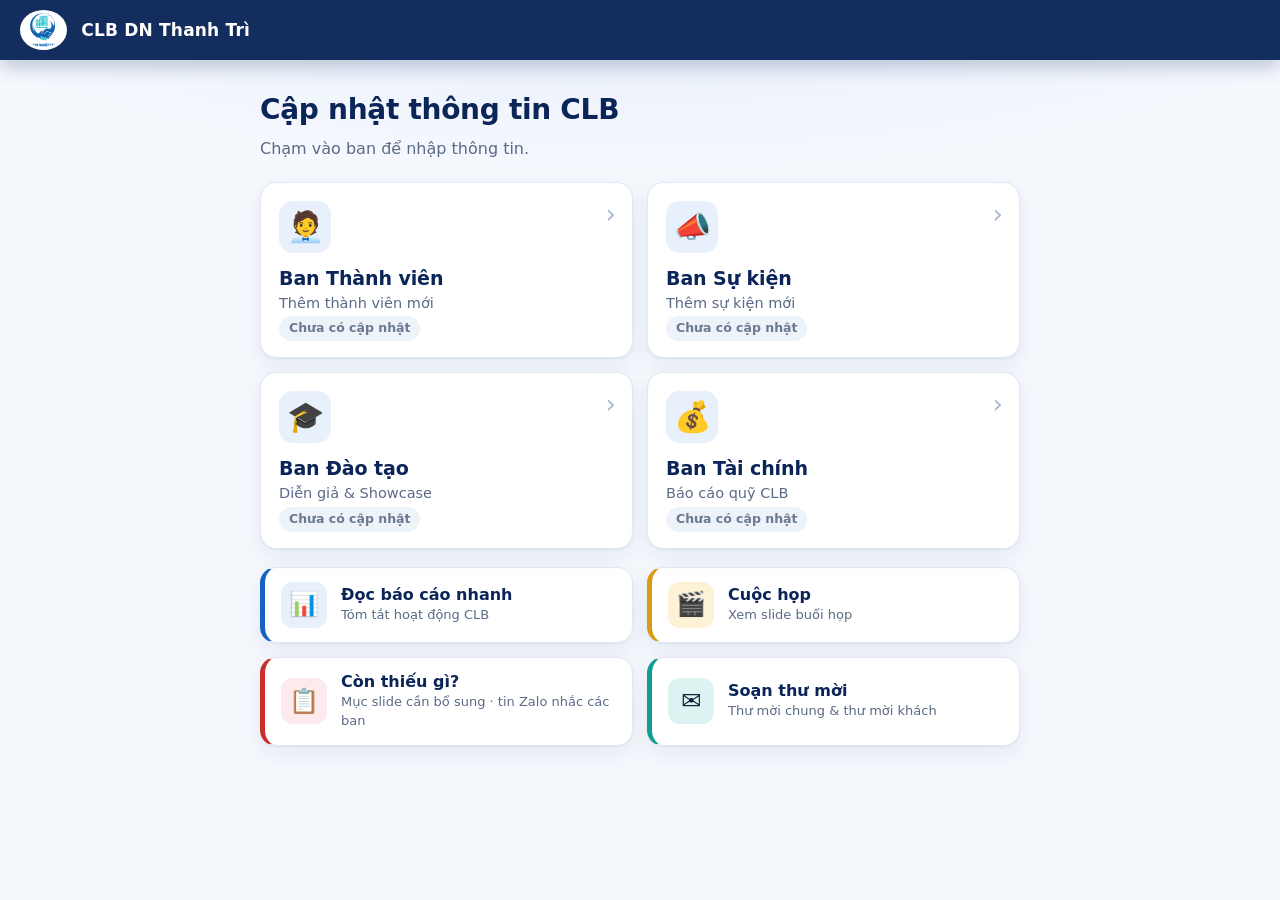
<file: nhap.html>
<!DOCTYPE html>
<html lang="vi">
<head>
<meta charset="utf-8">
<meta name="viewport" content="width=device-width, initial-scale=1">
<title>CLB DN Thanh Trì - Nhập thông tin</title>
<script>if (window.parent !== window) document.documentElement.className += ' embed';</script>
<style>.embed header{display:none!important}.embed main{padding-top:14px}</style>
<style>
:root{--navy:#0f2a68;--blue:#0e6fa8;--teal:#12a5a0;--gold:#e2a41d;--ink:#14213d;--mute:#4a5873;--line:#d3dcec;--bg:#f2f6fc;--green:#0f8a57;--red:#c9302c}
*{box-sizing:border-box}
html{scroll-behavior:smooth}
body{margin:0;font-family:"Segoe UI",Roboto,Arial,sans-serif;background:var(--bg);color:var(--ink);font-size:17px;line-height:1.45}
header{background:linear-gradient(120deg,var(--navy),var(--blue));color:#fff;padding:14px 20px;display:flex;align-items:center;gap:14px;position:sticky;top:0;z-index:5;box-shadow:0 2px 12px rgba(15,42,104,.3)}
header img{height:46px;background:#fff;border-radius:10px;padding:4px}
header .t{flex:1;min-width:0}header b{display:block;font-size:18px;letter-spacing:.3px}header span{font-size:13px;opacity:.88}
header .me{font-size:12px;background:rgba(255,255,255,.16);padding:5px 10px;border-radius:20px;max-width:46%;overflow:hidden;text-overflow:ellipsis;white-space:nowrap}
main{max-width:1020px;margin:0 auto;padding:20px 16px 60px}
.hide{display:none!important}
.card{background:#fff;border:1px solid var(--line);border-radius:18px;padding:22px;box-shadow:0 6px 20px rgba(15,42,104,.07)}
h1{font-size:26px;margin:0 0 6px;color:var(--navy)}
h2{font-size:21px;margin:0 0 4px;color:var(--navy)}
.sub{color:var(--mute);margin:0 0 18px;font-size:15px}
.help{color:var(--mute);font-size:14px}

/* chon ban */
.hello{margin:6px 0 20px}
.bans{display:grid;grid-template-columns:repeat(auto-fit,minmax(260px,1fr));gap:16px}
.ban{display:flex;flex-direction:column;gap:10px;text-align:left;background:#fff;border:2px solid var(--line);border-radius:20px;padding:22px;cursor:pointer;font:inherit;color:var(--ink);transition:.18s;box-shadow:0 6px 18px rgba(15,42,104,.06)}
.ban:hover:not(:disabled){border-color:var(--blue);transform:translateY(-3px);box-shadow:0 14px 30px rgba(14,111,168,.2)}
.ban .ic{width:62px;height:62px;border-radius:18px;display:flex;align-items:center;justify-content:center;font-size:32px;background:#e4effb}
.ban b{font-size:21px;color:var(--navy)}
.ban p{margin:0;color:var(--mute);font-size:15px}
.ban .go{margin-top:6px;font-weight:700;color:var(--blue);font-size:15px}
.ban:disabled{opacity:.5;cursor:not-allowed}
.ban:disabled .go{color:var(--red)}

/* form */
.top{display:flex;align-items:center;gap:12px;margin-bottom:14px;flex-wrap:wrap}
.back{background:#fff;border:1.5px solid var(--line);border-radius:12px;padding:10px 16px;font:inherit;font-weight:600;color:var(--navy);cursor:pointer}
.crumb{font-weight:700;color:var(--navy)}
.cols{display:grid;grid-template-columns:minmax(0,1fr);gap:18px}
@media(min-width:900px){.cols{grid-template-columns:minmax(0,1fr) minmax(0,1.25fr)}.sticky{position:sticky;top:90px;align-self:start}}
.tabs{display:flex;gap:8px;margin-bottom:16px;background:#e6edf8;padding:6px;border-radius:14px}
.tabs button{flex:1;border:0;background:transparent;padding:12px 8px;border-radius:10px;font:inherit;font-weight:700;color:var(--mute);cursor:pointer}
.tabs button.on{background:#fff;color:var(--navy);box-shadow:0 2px 8px rgba(15,42,104,.15)}
.sec{border-top:1px solid var(--line);padding-top:16px;margin-top:18px}
.sec:first-of-type{border-top:0;margin-top:0;padding-top:0}
.sec h3{margin:0 0 12px;font-size:17px;color:var(--navy);display:flex;align-items:center;gap:10px}
.sec h3 i{font-style:normal;width:28px;height:28px;border-radius:50%;background:var(--navy);color:#fff;display:inline-flex;align-items:center;justify-content:center;font-size:14px}
.f{margin-bottom:14px}
.f>label{display:block;font-weight:700;font-size:15px;margin-bottom:5px}
.f .req{color:var(--red)}
.f input,.f select,.f textarea{width:100%;padding:13px 14px;border:2px solid #bccae3;border-radius:12px;font:inherit;background:#fff;color:var(--ink);transition:border-color .15s,box-shadow .15s}
.f textarea{min-height:96px;resize:vertical}
.f input:focus,.f select:focus,.f textarea:focus{outline:0;border-color:var(--blue);box-shadow:0 0 0 4px rgba(14,111,168,.15)}
.f .hint{font-size:13px;color:var(--mute);margin-top:4px}
.f.bad input,.f.bad select,.f.bad textarea{border-color:var(--red);background:#fff7f7}
.f .err{display:none;color:var(--red);font-size:13px;font-weight:600;margin-top:4px}
.f.bad .err{display:block}
.photo{display:flex;gap:16px;align-items:center;flex-wrap:wrap}
.pv{width:130px;height:130px;border-radius:50%;overflow:hidden;background:#e8eef9;border:5px solid #fff;box-shadow:0 0 0 3px var(--blue),0 8px 20px rgba(15,42,104,.2);display:flex;align-items:center;justify-content:center;text-align:center;font-size:13px;color:#7a88a3;padding:10px;flex:none}
.pv img{width:100%;height:100%;object-fit:cover;display:block}
.btn{font:inherit;font-weight:700;border:0;border-radius:14px;padding:14px 24px;cursor:pointer;background:var(--blue);color:#fff}
.btn.big{width:100%;padding:17px;font-size:18px;background:linear-gradient(120deg,var(--green),#12a56b);box-shadow:0 8px 18px rgba(15,138,87,.3)}
.btn.sec2{background:#e4ecfa;color:var(--navy)}
.btn:disabled{opacity:.6;cursor:wait}
.draft{font-size:13px;color:var(--mute);text-align:center;margin-top:8px}

/* xem truoc */
.pre{background:linear-gradient(160deg,#fff,#eef4fc);border:2px dashed #aebfdc;border-radius:18px;padding:18px;text-align:center}
.pre small{display:block;color:var(--mute);font-weight:700;letter-spacing:1px;font-size:12px;margin-bottom:10px}
.pre .pv{margin:0 auto 12px}
.pre b{display:block;font-size:20px;color:var(--navy)}
.pre .l{color:var(--mute);font-size:15px;margin-top:3px}
.pre .tag{display:inline-block;margin-top:10px;background:var(--navy);color:#fff;border-radius:20px;padding:5px 14px;font-weight:700;font-size:13px}

.msg{padding:14px 16px;border-radius:12px;margin-bottom:14px;font-weight:600}
.msg.err{background:#fdeaec;color:#9b1f1b}
.done{text-align:center;padding:30px 10px}
.done .ck{width:84px;height:84px;border-radius:50%;background:var(--green);color:#fff;font-size:48px;display:flex;align-items:center;justify-content:center;margin:0 auto 14px}
.done .row2{display:flex;gap:10px;justify-content:center;flex-wrap:wrap;margin-top:18px}

.recent{margin-top:22px}
.recent h3{margin:0 0 6px;color:var(--navy)}
.it{display:flex;gap:10px;justify-content:space-between;align-items:center;border-top:1px solid var(--line);padding:11px 0;font-size:15px}
.it span{color:var(--mute);font-size:13px;display:block}
.it button{background:#fdeaec;color:#9b1f1b;border:0;border-radius:10px;padding:7px 14px;font-weight:700;cursor:pointer}

#crop{position:fixed;inset:0;background:rgba(10,18,36,.78);display:none;align-items:center;justify-content:center;z-index:20;padding:12px}
#crop .box{background:#fff;border-radius:20px;padding:20px;width:420px;max-width:100%}
#crop canvas{width:300px;height:300px;max-width:100%;display:block;margin:10px auto;border-radius:14px;background:#222;touch-action:none}
#crop label{display:block;font-weight:600;font-size:14px;margin-top:8px}
#crop input[type=range]{width:100%}
#crop .r{display:flex;gap:10px;justify-content:flex-end;margin-top:14px}

/* ===== Ô karo 2x2 ===== */
.tiles { display: grid; grid-template-columns: 1fr 1fr; gap: 14px; max-width: 620px; margin: 0 auto; }
.tile { appearance: none; -webkit-appearance: none; font: inherit; cursor: pointer; text-align: center; display: flex; flex-direction: column; align-items: center; justify-content: center; gap: 6px;
  aspect-ratio: 1 / 1.08; padding: 18px 10px 12px; justify-content: flex-start; border-radius: 22px; color: var(--ink);
  background: linear-gradient(160deg, #ffffff 0%, #e8f2fc 100%); border: 2px solid #a9cdee;
  box-shadow: 0 6px 0 #8dbbe6, 0 14px 22px rgba(14,111,168,.22); transition: transform .08s, box-shadow .08s; }
.tile:active { transform: translateY(5px); box-shadow: 0 1px 0 #8dbbe6, 0 6px 12px rgba(14,111,168,.2); }
.tile .ic { font-size: 40px; line-height: 1; }
.tile b { font-size: 18px; color: var(--navy); line-height: 1.2; }
.tile .note { font-size: 13.5px; color: var(--mute); line-height: 1.3; }
.tile .upd { margin-top: 6px; font-size: 12px; line-height: 1.35; font-weight: 800; color: #6b7a90; }
.tile .upd.on { color: #0a9a4c; text-shadow: 0 0 6px rgba(20, 220, 110, .85), 0 0 14px rgba(20, 220, 110, .6); animation: glowG 1.6s ease-in-out infinite alternate; }
@keyframes glowG {
  from { text-shadow: 0 0 4px rgba(20, 220, 110, .6), 0 0 8px rgba(20, 220, 110, .35); }
  to   { text-shadow: 0 0 8px rgba(20, 240, 120, 1), 0 0 20px rgba(20, 240, 120, .8), 0 0 30px rgba(20, 240, 120, .5); }
}
@media (min-width: 701px) { .tile .ic { font-size: 52px; } .tile b { font-size: 22px; } .tile .note { font-size: 15px; } .tile .upd { font-size: 13.5px; } }

/* ===== Hai nút rộng: báo cáo nhanh, cuộc họp ===== */
.wide { display: flex; flex-direction: column; gap: 12px; max-width: 620px; margin: 16px auto 0; }
.wbtn { appearance: none; -webkit-appearance: none; font: inherit; cursor: pointer; display: flex; align-items: center; gap: 14px; text-align: left; color: #fff; border: 0; padding: 14px 16px; border-radius: 20px;
  box-shadow: 0 6px 0 rgba(0,0,0,.25), 0 14px 20px rgba(15,42,104,.25); transition: transform .08s, box-shadow .08s; }
.wbtn:active { transform: translateY(5px); box-shadow: 0 1px 0 rgba(0,0,0,.25), 0 6px 12px rgba(15,42,104,.2); }
.wbtn .ic { width: 54px; height: 54px; border-radius: 16px; background: rgba(255,255,255,.2); display: flex; align-items: center; justify-content: center; font-size: 30px; flex: none; }
.wbtn .tx b { display: block; font-size: 18px; line-height: 1.2; }
.wbtn .tx span { display: block; font-size: 13.5px; opacity: .92; margin-top: 2px; }
.w1 { background: linear-gradient(120deg, #0f2a68, #1c4fb0); }
.w2 { background: linear-gradient(120deg, #b36a00, #e2a41d); }
.w3 { background: linear-gradient(120deg, #0b6b52, #14a37f); }

/* ===== Ô nhập số thành viên ===== */
.cnt { border: 2px solid #12a56b; background: #f1fbf6; border-radius: 16px; padding: 14px; margin-bottom: 16px; }
.cnt-h { font-weight: 800; color: #0f8a57; margin-bottom: 8px; }
.cnt-l { display: block; font-weight: 700; font-size: 14px; margin-bottom: 5px; }
.cnt-r { display: grid; grid-template-columns: 1fr auto; gap: 8px; }
.cnt-r input { padding: 12px; border: 2px solid #bccae3; border-radius: 12px; font: inherit; font-size: 20px; font-weight: 800; color: var(--navy); width: 100%; min-width: 0; }
.cnt-r .btn { background: linear-gradient(120deg, #0f8a57, #14b374); padding: 12px 14px; }
.cnt-s { font-size: 12.5px; color: var(--mute); margin-top: 6px; }
.cnt-s.ok { color: #0f8a57; font-weight: 700; } .cnt-s.bad { color: var(--red); font-weight: 700; }

/* ===== Báo cáo nhanh ===== */
.kpis2 { display: grid; grid-template-columns: 1fr 1fr; gap: 10px; }
.k2 { background: #fff; border: 1.5px solid var(--line); border-radius: 16px; padding: 12px; box-shadow: 0 4px 12px rgba(15,42,104,.06); }
.k2 small { display: block; font-size: 11.5px; font-weight: 800; color: var(--mute); letter-spacing: .3px; }
.k2 b { display: block; font-size: 24px; color: var(--navy); margin-top: 3px; }
.k2 i { display: block; font-style: normal; font-size: 12px; font-weight: 700; margin-top: 3px; }
.k2 .up, .k2 b.up { color: var(--green); } .k2 .dn, .k2 b.dn { color: var(--red); } .k2 .fl { color: var(--mute); }
.k2.big { grid-column: 1 / -1; background: linear-gradient(120deg, #0f1c3c, #16306a); border-color: #0f1c3c; }
.k2.big small { color: #b9c8ee; } .k2.big b { color: #fff; font-size: 32px; } .k2.big i.up { color: #7ff0b4; } .k2.big i.dn { color: #ff9b9b; } .k2.big i.fl { color: #b9c8ee; }
.sec2 { margin: 16px 2px 8px; font-weight: 800; color: var(--navy); font-size: 15px; }
.li2 { background: #fff; border: 1.5px solid var(--line); border-radius: 14px; padding: 10px 12px; margin-bottom: 8px; display: flex; gap: 10px; align-items: center; }
.li2 .d { width: 40px; height: 40px; border-radius: 12px; background: #e4effb; display: flex; align-items: center; justify-content: center; font-size: 20px; flex: none; }
.li2 b { display: block; font-size: 15px; } .li2 span:not(.d) { color: var(--mute); font-size: 13px; }
.note2 { font-size: 12px; color: var(--mute); text-align: center; margin-top: 10px; }

/* ===== Cuộc họp ===== */
.latest { background: #e6f7ee; border: 2px solid #12a56b; color: #0a7a44; border-radius: 12px; padding: 10px 12px; font-weight: 800; font-size: 14px; display: flex; align-items: center; gap: 8px; }
.latest .dot { width: 10px; height: 10px; border-radius: 50%; background: #14d36e; box-shadow: 0 0 8px #14d36e; animation: glowG 1.6s ease-in-out infinite alternate; flex: none; }
.sel2 select { width: 100%; padding: 12px; border: 2px solid #bccae3; border-radius: 12px; font: inherit; font-weight: 700; background: #fff; color: var(--navy); }
.slw { position: relative; margin-top: 10px; background: #000; border-radius: 12px; overflow: hidden; aspect-ratio: 16 / 9; box-shadow: 0 8px 20px rgba(0,0,0,.3); }
.slw img { width: 100%; height: 100%; object-fit: contain; display: block; }
.slw:fullscreen { border-radius: 0; aspect-ratio: auto; } .slw:fullscreen img { height: 100vh; }
.sdtag { position: absolute; right: 6px; top: 6px; background: rgba(0,0,0,.6); color: #fff; font-size: 10px; font-weight: 800; padding: 2px 6px; border-radius: 6px; }
.ctrl2 { display: flex; align-items: center; gap: 8px; margin-top: 10px; }
.ctrl2 .a { flex: 1; border: 0; background: var(--navy); color: #fff; font: inherit; font-weight: 800; padding: 13px 0; border-radius: 14px; font-size: 15px; cursor: pointer; }
.ctrl2 .a.g { background: #e4ecfa; color: var(--navy); }
.ctrl2 .c { font-weight: 800; color: var(--navy); min-width: 70px; text-align: center; }
.chips { display: flex; gap: 6px; overflow-x: auto; padding: 12px 0 4px; -webkit-overflow-scrolling: touch; }
.chip { flex: none; min-width: 40px; padding: 8px 0; border: 2px solid var(--line); background: #fff; border-radius: 10px; font: inherit; font-weight: 800; color: var(--mute); cursor: pointer; }
.chip.on { border-color: var(--blue); color: #fff; background: var(--blue); }
.mtrow { margin-top: 8px; }
.mtrow .btn { width: 100%; }

/* ===== Báo cáo tài chính ===== */
.lrow { display: grid; grid-template-columns: 1fr 130px 40px; gap: 8px; margin-bottom: 8px; }
.lrow input { padding: 12px; border: 2px solid #bccae3; border-radius: 12px; font: inherit; width: 100%; min-width: 0; }
.lrow input:focus { outline: 0; border-color: var(--blue); box-shadow: 0 0 0 4px rgba(14,111,168,.15); }
.lrow .x { border: 0; border-radius: 10px; background: #fdecee; color: #b3262b; font-size: 16px; cursor: pointer; }
.addrow { width: 100%; margin-top: 4px; }
.tot { display: grid; grid-template-columns: 1fr 1fr 1fr; gap: 8px; margin-top: 12px; }
.tot > div { background: #f1f6ff; border: 1px solid var(--line); border-radius: 12px; padding: 10px; text-align: center; }
.tot small { display: block; font-size: 12px; color: var(--mute); font-weight: 700; }
.tot b { display: block; font-size: 15px; margin-top: 2px; }
.tot .g { color: var(--green); } .tot .r { color: var(--red); }
@media (max-width: 700px) { .lrow { grid-template-columns: 1fr 100px 36px; } .tot b { font-size: 13px; } }

/* ===== Nút bấm nổi bật ===== */
.ban .go { display: block; margin-top: 12px; padding: 13px 14px; border-radius: 12px; background: linear-gradient(120deg, #0e6fa8, #1291d6); color: #fff; font-weight: 800; text-align: center; font-size: 16px; letter-spacing: .2px; box-shadow: 0 6px 14px rgba(14,111,168,.32); }
#people .ban .go { background: linear-gradient(120deg, #0f8a57, #14b374); box-shadow: 0 6px 14px rgba(15,138,87,.32); }
.ban:hover .go { filter: brightness(1.08); }
.ban:active .go { transform: scale(.98); }
.ban:disabled .go { background: #c9d3e6; box-shadow: none; color: #fff; }

/* ===== Giao diện điện thoại ===== */
@media (max-width: 700px) {
  body { font-size: 16px; }
  header { padding: 10px 12px; gap: 10px; flex-wrap: nowrap; }
  header img { height: 40px; padding: 3px; border-radius: 8px; }
  header .t b { font-size: 17px; white-space: nowrap; overflow: hidden; text-overflow: ellipsis; }
  header .me { display: none; }
  main { padding: 14px 12px 40px; }
  h1 { font-size: 22px; }
  h2 { font-size: 19px; }
  .hello { margin: 2px 0 14px; }
  .sub { font-size: 14px; margin-bottom: 12px; }
  .bans { grid-template-columns: 1fr; gap: 12px; }
  .ban { display: grid; grid-template-columns: 54px 1fr; column-gap: 14px; row-gap: 2px; align-items: center; padding: 14px; border-radius: 16px; }
  .ban .ic { grid-row: 1 / 3; width: 54px; height: 54px; font-size: 26px; border-radius: 14px; }
  .ban b { font-size: 17px; line-height: 1.25; }
  .ban p { font-size: 13.5px; line-height: 1.35; }
  .ban .go { grid-column: 1 / -1; margin-top: 10px; font-size: 15px; padding: 12px; }
  #people .ban { display: block; padding: 14px; }
  #people .ban b { display: block; font-size: 17px; }
  #people .ban p { margin-top: 2px; }
  .top { gap: 8px; margin-bottom: 10px; }
  .back { padding: 8px 12px; font-size: 14px; }
  .crumb { font-size: 15px; }
  .card { padding: 16px 14px; border-radius: 16px; }
  .tabs { margin-bottom: 12px; }
  .tabs button { min-width: 0; padding: 10px 6px; font-size: 14px; }
  .sec { margin-top: 14px; padding-top: 14px; }
  .sec h3 { font-size: 16px; }
  .f > label { font-size: 14px; }
  .f input, .f select, .f textarea { padding: 12px; font-size: 16px; }
  .photo { flex-direction: column; align-items: center; text-align: center; gap: 12px; }
  .photo .btn { width: 100%; }
  .pv { width: 120px; height: 120px; }
  .btn.big { padding: 15px; font-size: 17px; }
  #side { display: none; }
  .recent { margin-top: 16px; }
  .it { font-size: 14px; }
  .done { padding: 22px 6px; }
  .done .ck { width: 70px; height: 70px; font-size: 40px; }
  #crop .box { padding: 16px; }
}

/* ============================================================
   THIẾT KẾ LẠI 16/11/2026 — phẳng, thoáng, hiện đại (giữ xanh navy)
   Lớp ghi đè; không đổi cấu trúc HTML/JS.
   ============================================================ */
:root{--navy:#0b2559;--blue:#1760c4;--teal:#0f9d94;--gold:#d99a14;--ink:#0f1b33;--mute:#5b6a86;--line:#e1e8f4;--bg:#f5f8fd;--green:#0f8a57;--red:#c9302c;--r:16px;--sh:0 1px 2px rgba(11,37,89,.06),0 8px 24px rgba(11,37,89,.07)}
body{background:radial-gradient(1200px 420px at 50% -120px,#dfeafb 0%,transparent 70%) no-repeat,var(--bg);font-family:"Segoe UI",system-ui,-apple-system,Roboto,Arial,sans-serif;-webkit-font-smoothing:antialiased}
header{background:rgba(11,37,89,.96);backdrop-filter:blur(8px);padding:10px 20px;box-shadow:0 1px 0 rgba(255,255,255,.06),0 6px 20px rgba(11,37,89,.25)}
header img{height:40px;border-radius:50%;padding:3px;background:#fff}
header .t b{font-size:17px;font-weight:700;letter-spacing:.2px}
main{max-width:1320px;padding:26px 16px 64px}
#home,#report,#meeting,#done{max-width:760px;margin-left:auto;margin-right:auto}
#work{max-width:1320px;margin:0 auto}
#pre{padding:0!important;border:0!important;background:transparent!important;text-align:left!important}
#pre small{display:block;margin:0 0 8px 4px;font-weight:800;letter-spacing:1px;font-size:12px;color:var(--mute)}
#pvf{display:block;width:100%;aspect-ratio:16/9;border:0;border-radius:14px;background:#eef3fb;box-shadow:0 8px 24px rgba(11,37,89,.18)}
.card{border:1px solid var(--line);border-radius:var(--r);box-shadow:var(--sh)}
h1{font-size:28px;font-weight:800;letter-spacing:-.3px}
h2{font-weight:800;letter-spacing:-.2px}
.hello{margin:4px 0 22px}
.hello .sub{font-size:16px;margin:0}

/* Ô ban: thẻ phẳng, biểu tượng nền nhạt, chữ canh trái */
.tiles{grid-template-columns:repeat(2,minmax(0,1fr));gap:14px;max-width:none}
.tile{aspect-ratio:auto;min-height:168px;align-items:flex-start;text-align:left;gap:4px;padding:18px 18px 16px;border-radius:var(--r);background:#fff;border:1px solid var(--line);box-shadow:var(--sh);transition:transform .18s,box-shadow .18s,border-color .18s;position:relative}
.tile:hover{transform:translateY(-3px);border-color:#b9cdee;box-shadow:0 2px 4px rgba(11,37,89,.06),0 16px 34px rgba(23,96,196,.16)}
.tile:active{transform:scale(.985);box-shadow:var(--sh)}
.tile .ic{width:52px;height:52px;border-radius:14px;background:#e8f0fc;display:flex;align-items:center;justify-content:center;font-size:28px;margin-bottom:10px}
.tile b{font-size:18px;font-weight:800;letter-spacing:-.1px}
.tile .note{font-size:14px;color:var(--mute)}
.tile::after{content:"›";position:absolute;right:16px;top:18px;font-size:26px;line-height:1;color:#a9b8d4;font-weight:300;transition:transform .18s,color .18s}
.tile:hover::after{transform:translateX(3px);color:var(--blue)}
.tile .upd{display:inline-block;margin-top:auto;padding:4px 10px;border-radius:20px;background:#eef2f9;font-size:12px;font-weight:700;color:#6b7a90;text-shadow:none;animation:none}
.tile .upd.on{background:#e3f6ec;color:#0a7a44;text-shadow:none;animation:none}
@media(min-width:701px){.tile .ic{font-size:30px}.tile b{font-size:19px}.tile .note{font-size:14.5px}.tile .upd{font-size:12.5px}}

/* Ba nút rộng: thẻ trắng + vạch màu bên trái */
.wide{max-width:none;margin:18px 0 0;display:grid;grid-template-columns:repeat(3,minmax(0,1fr));gap:14px}
.wbtn{color:var(--ink);background:#fff;border:1px solid var(--line);border-left:5px solid var(--navy);border-radius:var(--r);box-shadow:var(--sh);padding:14px 16px;transition:transform .18s,box-shadow .18s}
.wbtn:hover{transform:translateY(-3px);box-shadow:0 2px 4px rgba(11,37,89,.06),0 16px 34px rgba(11,37,89,.14)}
.wbtn:active{transform:scale(.985);box-shadow:var(--sh)}
.wbtn .ic{width:46px;height:46px;border-radius:12px;font-size:24px;background:#e8f0fc}
.wbtn .tx b{font-size:16px;font-weight:800;color:var(--navy)}
.wbtn .tx span{font-size:13px;opacity:1;color:var(--mute)}
.w4{background:#fff;border-left-color:#c9302c}.w4 .ic{background:#fdeaec}.w1{background:#fff;border-left-color:#1760c4}.w2{background:#fff;border-left-color:#d99a14}.w3{background:#fff;border-left-color:#0f9d94}
.w2 .ic{background:#fdf1d6}.w3 .ic{background:#dcf4f1}
@media(max-width:900px){.wide{grid-template-columns:1fr}}
@media(min-width:901px){.wide{grid-template-columns:repeat(2,minmax(0,1fr))}}

/* Form */
.top{margin-bottom:16px}
.back{border:1px solid var(--line);border-radius:999px;padding:9px 16px;box-shadow:0 1px 2px rgba(11,37,89,.06);transition:background .15s}
.back:hover{background:#eef4fd}
.crumb{font-size:18px;font-weight:800}
.tabs{background:#e9eff9;border-radius:999px;padding:5px}
.tabs button{border-radius:999px;transition:background .15s,color .15s}
.tabs button.on{box-shadow:0 2px 8px rgba(11,37,89,.14)}
.sec h3 i{background:var(--blue)}
.f>label{font-size:14.5px;color:#22304d}
.f input,.f select,.f textarea,.lrow input,.cnt-r input,.sel2 select{border:1.5px solid #cfdaee;border-radius:12px;background:#fbfdff}
.f input:focus,.f select:focus,.f textarea:focus,.lrow input:focus{border-color:var(--blue);background:#fff;box-shadow:0 0 0 4px rgba(23,96,196,.14)}
.btn{border-radius:12px;background:var(--blue);transition:filter .15s,transform .1s}
.btn:hover:not(:disabled){filter:brightness(1.07)}
.btn:active:not(:disabled){transform:scale(.98)}
.btn.big{background:linear-gradient(120deg,#0f8a57,#13a96b);box-shadow:0 8px 20px rgba(15,138,87,.28)}
.pre{background:#fff;border:1.5px dashed #b9c9e4;border-radius:var(--r)}
.pv{box-shadow:0 0 0 3px var(--blue),0 8px 20px rgba(11,37,89,.18)}
.it{border-top:1px solid var(--line)}
.chip.on{background:var(--blue);border-color:var(--blue)}
.k2{border:1px solid var(--line);border-radius:var(--r);box-shadow:var(--sh)}
.k2.big{background:linear-gradient(120deg,#0b2559,#16419a);border-color:#0b2559}
.li2{border:1px solid var(--line);border-radius:14px}
.slw{border-radius:14px}
.ctrl2 .a{background:var(--navy);border-radius:12px}

@media(max-width:700px){
  main{padding:16px 12px 44px}
  h1{font-size:23px}
  .tiles{gap:10px}
  .tile{min-height:150px;padding:14px 14px 12px}
  .tile .ic{width:44px;height:44px;font-size:24px;margin-bottom:8px}
  .tile b{font-size:16px}
  .tile .note{font-size:13px}
  .tile::after{right:12px;top:14px;font-size:22px}
  .wide{margin-top:12px;gap:10px}
}
/* Nut sua muc da nhap */
.it .ts{display:block;color:#1760c4;font-weight:600;margin-top:2px}
.it .bt{display:flex;gap:6px;flex:none}
.it .ed{background:#e4effb;color:#0b2559}
@media(prefers-reduced-motion:reduce){*{animation:none!important;transition:none!important}}
</style>
</head>
<body>
<header>
  <img src="[data-uri]" alt="CLB">
  <div class="t"><b>CLB DN Thanh Trì</b></div>
  <div class="me hide" id="me"></div>
</header>
<main>
  <div id="loading" class="card"><h2>Đang tải danh sách…</h2><p class="sub">Vui lòng chờ trong giây lát…</p></div>

  <section id="home" class="hide">
    <div class="hello"><h1>Cập nhật thông tin CLB</h1>
      <p class="sub">Chạm vào ban để nhập thông tin.</p></div>
    <div class="tiles" id="bans"></div>
    <div class="wide" id="wide"></div>
  </section>

  <section id="work" class="hide">
    <div class="top"><button class="back" id="back">← Chọn ban khác</button><span class="crumb" id="crumb"></span></div>
    <div id="msg"></div>
    <div class="cols" id="cols">
      <div class="card" id="formCard"><div id="tabs"></div><div id="form"></div></div>
      <div class="sticky" id="side">
        <div class="pre" id="pre"></div>
        <p class="help" style="margin-top:10px;text-align:center">Khung này hiện slide hiện tại của tháng đã chọn. Khi bạn nhập hoặc sửa, nó đổi theo ngay.</p>
      </div>
    </div>
    <div class="card recent"><h3>Các mục đã nhập (mới nhất ở trên)</h3><div id="recent"></div></div>
  </section>

  <section id="done" class="hide card"></section>

  <section id="report" class="hide">
    <div class="top"><button class="back" id="repBack">← Về trang chính</button><span class="crumb">Báo cáo nhanh</span></div>
    <div id="repBody"></div>
  </section>

  <section id="meeting" class="hide">
    <div class="top"><button class="back" id="mtBack">← Về trang chính</button><span class="crumb">Cuộc họp</span></div>
    <div id="mtBody"></div>
  </section>
</main>

<div id="crop"><div class="box"><b style="font-size:18px">Cắt ảnh đại diện</b>
  <p class="help" style="margin:4px 0 0">Kéo các thanh sao cho khuôn mặt nằm giữa vòng tròn.</p>
  <canvas id="cv" width="300" height="300"></canvas>
  <label>🔍 Phóng to<input type="range" id="cz" min="100" max="400" value="100"></label>
  <label>↔ Dịch ngang<input type="range" id="cx" min="0" max="100" value="50"></label>
  <label>↕ Dịch dọc<input type="range" id="cy" min="0" max="100" value="35"></label>
  <div class="r"><button class="btn sec2" id="cCancel">Hủy</button><button class="btn" id="cOk" style="background:var(--green)">Dùng ảnh này</button></div>
</div></div>

<script>
// Cầu nối: thay google.script.run bằng gọi API (chạy được trong mọi trình duyệt, kể cả trong Zalo)
(function () {
  var API = 'https://script.google.com/macros/s/AKfycbxveSm-CEVT8AJoXJro6GXvJ7vQpngu0M9oN7EiEQHRm65ZH3w1FQcIJ-71EVtdgYz-/exec';
  function unwrap(j) {
    if (j && j.ok === false) throw new Error(j.error || 'Có lỗi xảy ra');
    return j && j.result !== undefined ? j.result : j;
  }
  function get(q) { return fetch(API + '?' + q).then(function (r) { return r.json(); }).then(unwrap); }
  function post(o) {
    return fetch(API, { method: 'POST', headers: { 'Content-Type': 'text/plain;charset=utf-8' }, body: JSON.stringify(o) })
      .then(function (r) { return r.json(); }).then(unwrap);
  }
  var DEFAULT_CTX = {
    people: [
      { ten: 'MR PHẠM VĂN THÀNH', vaiTro: 'CHỦ TỊCH', ban: '*' },
      { ten: 'MR HỒ XUÂN THÀNH', vaiTro: 'PHÓ CHỦ TỊCH', ban: '*' },
      { ten: 'MS NGUYỄN THU TRANG', vaiTro: 'TỔNG THƯ KÝ', ban: '*' },
      { ten: 'MS LÊ NGỌC DUYÊN', vaiTro: 'TB THÀNH VIÊN', ban: 'thanhvien' },
      { ten: 'MR NGUYỄN ĐỨC CÔNG', vaiTro: 'TB TRUYỀN THÔNG & SỰ KIỆN', ban: 'truyenthong' },
      { ten: 'MR NGUYỄN THANH TÙNG', vaiTro: 'TB KHÁCH MỜI', ban: '*' },
      { ten: 'MS NGUYỄN PHI NGA', vaiTro: 'TB ĐÀO TẠO', ban: 'daotao' }
    ],
    all: [
      { key: 'thanhvien', ten: 'Ban Thành viên' },
      { key: 'truyenthong', ten: 'Ban Truyền thông' },
      { key: 'daotao', ten: 'Ban Đào tạo' },
      { key: 'taichinh', ten: 'Báo cáo tài chính' }
    ]
  };
  function withTimeout(p, ms) {
    return new Promise(function (res, rej) {
      var t = setTimeout(function () { rej(new Error('Quá thời gian chờ, vui lòng thử lại')); }, ms);
      p.then(function (v) { clearTimeout(t); res(v); }, function (e) { clearTimeout(t); rej(e); });
    });
  }
  function friendly(e) {
    var m = String((e && e.message) || e || '');
    if (/Failed to fetch|NetworkError|Load failed|TypeError/i.test(m)) return 'Không kết nối được tới máy chủ. Hãy kiểm tra mạng (Wi-Fi/4G) rồi thử lại.';
    return m;
  }
  var methods = {
    getContext: function () {
      // Đếm ngược 5 → 1 trong lúc tải danh sách; tải xong là vào ngay.
      var cached = null;
      try { cached = JSON.parse(localStorage.getItem('clb-ctx') || 'null'); } catch (e) {}
      var hasCache = cached && cached.people && cached.people.length;
      var api = get('action=context').then(function (c) {
        if (!(c && c.people && c.people.length)) throw new Error('empty');
        try { localStorage.setItem('clb-ctx', JSON.stringify(c)); } catch (e) {}
        return c;
      });
      function norm(c) {
        var all = c.all || [];
        DEFAULT_CTX.all.forEach(function (b) { if (!all.some(function (x) { return x.key === b.key; })) all.push(b); });
        c.all = all; return c;
      }
      if (hasCache) { api.catch(function () {}); return Promise.resolve(norm(cached)); }
      var fallback = new Promise(function (res) { setTimeout(function () { res(DEFAULT_CTX); }, 5200); });
      return Promise.race([api.catch(function () { return fallback; }), fallback]).then(norm);
    },
    listRecent: function (ban) {
      return withTimeout(get('action=recent&ban=' + encodeURIComponent(ban)), 20000).catch(function () { return {}; });
    },
    submit: function (ban, kind, d) {
      return withTimeout(post({ action: 'submit', ban: ban, kind: kind, data: d }), 90000).catch(function (e) { throw new Error(friendly(e)); });
    },
    update: function (ban, kind, id, d) {
      return withTimeout(post({ action: 'update', ban: ban, kind: kind, id: id, data: d }), 90000).catch(function (e) { throw new Error(friendly(e)); });
    },
    remove: function (ban, tab, id) {
      return withTimeout(post({ action: 'remove', ban: ban, tab: tab, id: id }), 30000).catch(function (e) { throw new Error(friendly(e)); });
    }
  };
  function chain(ok, fail) {
    var o = { withSuccessHandler: function (f) { return chain(f, fail); }, withFailureHandler: function (f) { return chain(ok, f); } };
    Object.keys(methods).forEach(function (m) {
      o[m] = function () {
        var args = arguments;
        methods[m].apply(null, args).then(function (r) { if (ok) ok(r); }, function (e) { if (fail) fail(e); });
      };
    });
    return o;
  }
  window.google = { script: { run: chain(null, null) } };
})();
</script>
<script>
(function () {
  var $ = function (id) { return document.getElementById(id); };
  var ctx, me = null, ban = null, kind = null, photo = '', editing = null, editPhoto = '', RECENT = {};
  var BAN = {
    thanhvien:   { icon: '🧑‍💼', desc: 'Nhập thông tin thành viên mới dự kiến kết nạp tháng tới.', kind: 'hoiVien' },
    truyenthong: { icon: '📣', desc: 'Nhập thông tin các sự kiện sắp diễn ra của CLB.', kind: 'suKien' },
    daotao:      { icon: '🎓', desc: 'Nhập diễn giả bài chia sẻ và người làm bài Showcase.', kind: 'dienGia' },
    taichinh:    { icon: '💰', desc: 'Nhập số dư, các khoản thu và chi của CLB.', kind: 'taiChinh' }
  };
  var TABNAME = { HoiVien: 'Thành viên mới', SuKien: 'Sự kiện', DienGia: 'Diễn giả', Showcase: 'Showcase', TaiChinh: 'Tài chính', SoThanhVien: 'Số thành viên' };
  var KIND_TITLE = { hoiVien: 'Thành viên mới dự kiến kết nạp', suKien: 'Thông tin sự kiện', dienGia: 'Diễn giả bài chia sẻ', showcase: 'Người làm bài Showcase', taiChinh: 'Báo cáo tài chính CLB' };

  function esc(s) { return String(s == null ? '' : s).replace(/&/g, '&amp;').replace(/</g, '&lt;').replace(/>/g, '&gt;').replace(/"/g, '&quot;'); }
  function monthOpts() {
    var out = [], d = new Date();
    for (var i = 0; i < 10; i++) {
      var x = new Date(d.getFullYear(), d.getMonth() + i, 1);
      out.push([x.getFullYear() + '-' + ('0' + (x.getMonth() + 1)).slice(-2), 'Tháng ' + (x.getMonth() + 1) + '/' + x.getFullYear()]);
    }
    return out;
  }
  function monthLabel(v) { var p = String(v).split('-'); return p.length === 2 ? 'Tháng ' + Number(p[1]) + '/' + p[0] : ''; }
  function fmtDate(v) { var p = String(v || '').split('-'); return p.length === 3 ? p[2] + '/' + p[1] + '/' + p[0] : ''; }

  // ----- Dinh nghia bieu mau (theo nhom, co thu tu) -----
  var FORMS = {
    hoiVien: [
      { t: 'Thời điểm kết nạp', f: [
        { id: 'thang', l: 'Dự kiến kết nạp vào buổi họp', type: 'month', req: 1, hint: 'Mặc định là buổi họp tháng tới.', def: 1 } ] },
      { t: 'Thông tin cá nhân', f: [
        { id: 'hoTen', l: 'Họ và tên', req: 1, ph: 'Ví dụ: Nguyễn Văn An' },
        { id: 'ngaySinh', l: 'Ngày tháng năm sinh', type: 'date', req: 1 } ] },
      { t: 'Thông tin doanh nghiệp', f: [
        { id: 'congTy', l: 'Tên công ty', req: 1, ph: 'Ví dụ: Công ty TNHH ABC' },
        { id: 'nganhNghe', l: 'Ngành nghề', req: 1, ph: 'Ví dụ: Gia công cơ khí' },
        { id: 'diaChi', l: 'Địa chỉ công ty (showroom)', req: 1, area: 1, ph: 'Số nhà, đường, phường/xã, quận/huyện' } ] },
      { t: 'Ảnh đại diện', photo: 1 }
    ],
    suKien: [
      { t: 'Sự kiện', f: [
        { id: 'tenSuKien', l: 'Tên sự kiện', req: 1, ph: 'Ví dụ: Business Tour nhà máy ABC' } ] },
      { t: 'Thời gian & địa điểm', f: [
        { id: 'ngay', l: 'Ngày diễn ra', type: 'date', req: 1 },
        { id: 'gio', l: 'Giờ bắt đầu', type: 'time' },
        { id: 'diaDiem', l: 'Địa điểm', ph: 'Ví dụ: KCN Ngọc Hồi, Thanh Trì' } ] },
      { t: 'Nội dung', f: [
        { id: 'moTa', l: 'Mô tả ngắn / chương trình', area: 1, ph: 'Sự kiện này dành cho ai, có hoạt động gì…' } ] }
    ],
    dienGia: [
      { t: 'Buổi họp', f: [
        { id: 'thang', l: 'Chia sẻ tại buổi họp', type: 'month', req: 1, def: 1 } ] },
      { t: 'Diễn giả', f: [
        { id: 'hoTen', l: 'Họ và tên diễn giả', req: 1 },
        { id: 'chucDanh', l: 'Chức danh / Doanh nghiệp', ph: 'Ví dụ: Giám đốc Công ty XYZ' } ] },
      { t: 'Bài chia sẻ', f: [
        { id: 'chuDe', l: 'Chủ đề chia sẻ', req: 1, ph: 'Tên bài chia sẻ' },
        { id: 'noiDung', l: 'Tóm tắt nội dung', area: 1 },
        { id: 'linkBai', l: 'Link bài đào tạo (Google Slides / Drive)', ph: 'Dán link bài trình bày vào đây', hint: 'Mở bài trên Google Slides → Chia sẻ → «Bất kỳ ai có đường liên kết» → Sao chép đường liên kết.' } ] },
      { t: 'Ảnh đại diện', photo: 1 }
    ],
    taiChinh: [
      { t: 'Kỳ báo cáo', f: [
        { id: 'thang', l: 'Báo cáo tại buổi họp tháng', type: 'month', req: 1, def: 0, hint: 'Slide sẽ ghi báo cáo thu chi của tháng liền trước tháng họp.' },
        { id: 'dauKy', l: 'Số dư đầu kỳ (đồng)', req: 1, num: 1, ph: 'Ví dụ: 59.089.728' } ] },
      { t: 'Các khoản thu', list: 'thu' },
      { t: 'Các khoản chi', list: 'chi' },
      { t: 'Ghi chú', f: [ { id: 'ghiChu', l: 'Ghi chú (không bắt buộc)', area: 1 } ] }
    ],
    showcase: [
      { t: 'Buổi họp', f: [
        { id: 'thang', l: 'Showcase tại buổi họp', type: 'month', req: 1, def: 1 } ] },
      { t: 'Người & doanh nghiệp', f: [
        { id: 'hoTen', l: 'Họ và tên người làm Showcase', req: 1 },
        { id: 'doanhNghiep', l: 'Tên doanh nghiệp', req: 1 } ] },
      { t: 'Nội dung giới thiệu', f: [
        { id: 'gioiThieu', l: 'Giới thiệu tổng quan - Triết lý kinh doanh', area: 1 },
        { id: 'sanPham', l: 'Sản phẩm dịch vụ cung cấp - Lợi thế cạnh tranh', area: 1 },
        { id: 'khachHang', l: 'Chân dung khách hàng mục tiêu - Chương trình bán hàng', area: 1 },
        { id: 'linkBai', l: 'Link bài giới thiệu doanh nghiệp (Google Slides / Drive)', ph: 'Dán link bài trình bày vào đây', hint: 'Mở bài trên Google Slides → Chia sẻ → «Bất kỳ ai có đường liên kết» → Sao chép đường liên kết.' } ] },
      { t: 'Ảnh đại diện', photo: 1 }
    ]
  };

  function fieldHtml(f) {
    var inner;
    if (f.type === 'month') {
      inner = '<select id="' + f.id + '">' + monthOpts().map(function (m, i) {
        return '<option value="' + m[0] + '"' + (i === f.def ? ' selected' : '') + '>' + m[1] + '</option>'; }).join('') + '</select>';
    } else if (f.area) inner = '<textarea id="' + f.id + '" placeholder="' + esc(f.ph || '') + '"></textarea>';
    else inner = '<input id="' + f.id + '" type="' + (f.type || 'text') + '"' + (f.num ? ' inputmode="numeric"' : '') + ' placeholder="' + esc(f.ph || '') + '">';
    return '<div class="f" id="f_' + f.id + '"><label for="' + f.id + '">' + f.l + (f.req ? ' <span class="req">*</span>' : '') + '</label>' + inner +
      (f.hint ? '<div class="hint">' + f.hint + '</div>' : '') + '<div class="err">Vui lòng điền mục này</div></div>';
  }
  function allFields() {
    var r = []; FORMS[kind].forEach(function (s) { (s.f || []).forEach(function (f) { r.push(f); }); }); return r;
  }
  var HAS_PHOTO = function () { return FORMS[kind].some(function (s) { return s.photo; }); };

  function draftKey() { return 'clb-draft-' + kind; }
  function saveDraft() {
    if (editing) return;
    var d = {}; allFields().forEach(function (f) { d[f.id] = $(f.id).value; });
    try { localStorage.setItem(draftKey(), JSON.stringify(d)); } catch (e) {}
  }
  function loadDraft() {
    try {
      var d = JSON.parse(localStorage.getItem(draftKey()) || 'null'); if (!d) return false;
      var any = false;
      allFields().forEach(function (f) { if (d[f.id] != null && d[f.id] !== '' && $(f.id)) { $(f.id).value = d[f.id]; any = true; } });
      return any;
    } catch (e) { return false; }
  }
  function clearDraft() { try { localStorage.removeItem(draftKey()); } catch (e) {} }

  // ----- Xem truoc -----
  function val(id) { return $(id) ? $(id).value.trim() : ''; }
  var pvT = null, pvReady = false;
  // Xem truoc = chinh slide that (trang slide/preview.html): luc binh thuong hien slide hien tai, khi nhap/sua thi doi theo
  function pvPayload() {
    var f = {}; allFields().forEach(function (x) { f[x.id] = $(x.id) ? $(x.id).value : ''; });
    var any = Object.keys(f).some(function (k) { return k !== 'thang' && String(f[k]).trim() !== ''; }) || !!photo;
    var fin = null;
    if (kind === 'taiChinh') {
      var clean = function (a) { return a.filter(function (r) { return String(r.ten || '').trim(); }).map(function (r) { return { ten: r.ten, so: money(r.so) }; }); };
      fin = { dauKy: money(f.dauKy), thu: clean(rows.thu), chi: clean(rows.chi) };
      any = any || fin.thu.length > 0 || fin.chi.length > 0;
    }
    return { type: 'clb-preview', kind: kind, form: (any || editing) ? f : null, photo: photo || editPhoto || '', thang: f.thang || '', editingId: editing ? editing.id : '', fin: fin };
  }
  function preview() {
    if (!$('pvf')) {
      $('pre').innerHTML = '<small>XEM TRƯỚC TRÊN SLIDE</small><iframe id="pvf" src="slide/preview.html" title="Xem trước slide"></iframe>';
      $('pvf').addEventListener('load', function () { pvReady = true; preview(); });
    }
    if (!pvReady) return;
    clearTimeout(pvT);
    pvT = setTimeout(function () { try { $('pvf').contentWindow.postMessage(pvPayload(), '*'); } catch (e) {} }, 120);
  }

  // ----- Dung giao dien -----
  function openBan(b) {
    ban = b; kind = BAN[b].kind; editing = null;
    $('home').classList.add('hide'); $('done').classList.add('hide'); $('work').classList.remove('hide');
    $('crumb').textContent = TILE[b] ? TILE[b].ten : '';
    render(); loadRecent(); window.scrollTo(0, 0);
  }
  function render() {
    photo = ''; $('msg').innerHTML = '';
    var tabs = '';
    if (ban === 'daotao') {
      tabs = '<div class="tabs"><button data-k="dienGia" class="' + (kind === 'dienGia' ? 'on' : '') + '">🎤 Diễn giả chia sẻ</button>' +
        '<button data-k="showcase" class="' + (kind === 'showcase' ? 'on' : '') + '">🏢 Người làm Showcase</button></div>';
    }
    if (ban === 'thanhvien') {
      tabs = '<div class="cnt"><div class="cnt-h">👥 Cập nhật số lượng thành viên</div>' +
        '<label class="cnt-l" for="soTV">Tổng số thành viên hiện tại <span class="req">*</span></label>' +
        '<div class="cnt-r"><input id="soTV" inputmode="numeric" placeholder="Ví dụ: 62"><button type="button" class="btn" id="saveCnt">Lưu số thành viên</button></div>' +
        '<div class="cnt-s" id="cntStat">Nhập lại con số này mỗi khi có người nghỉ hoặc kết nạp thêm.</div></div>';
    }
    $('tabs').innerHTML = tabs;
    var n = 0;
    var html = '<h2>' + KIND_TITLE[kind] + '</h2><p class="sub">Các mục có dấu <span style="color:#c9302c;font-weight:700">*</span> là bắt buộc.</p>';
    FORMS[kind].forEach(function (s) {
      n++;
      html += '<div class="sec"><h3><i>' + n + '</i>' + s.t + '</h3>';
      if (s.list) {
        html += '<div class="lst" id="lst_' + s.list + '"></div><button type="button" class="btn sec2 addrow" data-l="' + s.list + '">+ Thêm khoản ' + (s.list === 'thu' ? 'thu' : 'chi') + '</button>';
        if (s.list === 'chi') html += '<div class="tot" id="tot"></div>';
      } else if (s.photo) {
        html += '<div class="photo"><div class="pv" id="pvMain">chưa có ảnh</div><div><button class="btn sec2" type="button" id="pickPhoto">📷 Chọn ảnh (JPG)</button>' +
          '<div class="help" style="margin-top:6px">Ảnh chân dung rõ mặt. Sau khi chọn, bạn kéo thanh để đưa khuôn mặt vào vòng tròn.</div></div></div>';
      } else html += s.f.map(fieldHtml).join('');
      html += '</div>';
    });
    html += '<div style="margin-top:22px"><button class="btn big" id="send">✔ Gửi thông tin</button><div class="draft" id="draftNote"></div></div>';
    $('form').innerHTML = html;
    [].forEach.call($('tabs').querySelectorAll('button'), function (b) { b.onclick = function () { kind = b.getAttribute('data-k'); editing = null; render(); }; });
    if ($('pickPhoto')) $('pickPhoto').onclick = pickPhoto;
    if (kind === 'taiChinh') initLists();
    if ($('saveCnt')) {
      $('saveCnt').onclick = function () {
        var v = $('soTV').value.replace(/[^0-9]/g, '');
        if (!v) { $('cntStat').textContent = 'Vui lòng nhập tổng số thành viên.'; $('cntStat').className = 'cnt-s bad'; return; }
        var b = $('saveCnt'); b.disabled = true; b.textContent = 'Đang lưu…';
        google.script.run.withSuccessHandler(function () {
          b.disabled = false; b.textContent = 'Lưu số thành viên';
          $('cntStat').textContent = '✔ Đã lưu: ' + v + ' thành viên.'; $('cntStat').className = 'cnt-s ok';
          if (window.__markUpd) window.__markUpd('thanhvien');
          loadRecent();
        }).withFailureHandler(function (e) {
          b.disabled = false; b.textContent = 'Lưu số thành viên';
          $('cntStat').textContent = String((e && e.message) || e); $('cntStat').className = 'cnt-s bad';
        }).submit('thanhvien', 'soThanhVien', { nguoiNhap: 'Biểu mẫu web', soLuong: Number(v) });
      };
    }
    $('send').onclick = send;
    if (!editing && loadDraft()) $('draftNote').textContent = 'Đã khôi phục bản nháp bạn nhập dở.';
    allFields().forEach(function (f) {
      var el = $(f.id);
      el.addEventListener('input', function () { $('f_' + f.id).classList.remove('bad'); saveDraft(); preview(); });
      el.addEventListener('change', function () { preview(); });
    });
    if (editing) applyEdit();
    preview();
  }

  // ----- Sua muc da nhap -----
  var KIND_OF = { HoiVien: 'hoiVien', SuKien: 'suKien', DienGia: 'dienGia', Showcase: 'showcase', TaiChinh: 'taiChinh' };
  function startEdit(id) {
    var r = RECENT[id]; if (!r || !KIND_OF[r.tab]) return;
    editing = { id: id, tab: r.tab, row: r.x }; kind = KIND_OF[r.tab];
    render(); window.scrollTo(0, 0);
  }
  function applyEdit() {
    var x = editing.row;
    allFields().forEach(function (f) {
      var el = $(f.id); if (!el || x[f.id] == null) return;
      var v = String(x[f.id]);
      if (f.type === 'month' && ![].some.call(el.options, function (o) { return o.value === v; })) {
        var o = document.createElement('option'); o.value = v; o.textContent = monthLabel(v); el.insertBefore(o, el.firstChild);
      }
      if (f.id === 'dauKy') v = (Number(v) || 0).toLocaleString('vi-VN');
      el.value = v;
    });
    if (kind === 'taiChinh') {
      var pj = function (t) { try { return JSON.parse(t || '[]').map(function (r) { return { ten: r.ten, so: (Number(r.so) || 0).toLocaleString('vi-VN') }; }); } catch (e) { return []; } };
      rows.thu = pj(x.thu); rows.chi = pj(x.chi);
      if (!rows.thu.length) rows.thu = [{ ten: '', so: '' }];
      if (!rows.chi.length) rows.chi = [{ ten: '', so: '' }];
      drawList('thu'); drawList('chi'); totals();
    }
    editPhoto = x.anhId ? 'https://lh3.googleusercontent.com/d/' + encodeURIComponent(x.anhId) + '=w300' : '';
    if ($('pvMain') && editPhoto) $('pvMain').innerHTML = '<img src="' + editPhoto + '">';
    var title = x.hoTen || x.tenSuKien || 'báo cáo tài chính';
    $('msg').innerHTML = '<div class="msg" style="background:#e8f0fc;color:#0b2559">✏️ Đang sửa: <b>' + esc(title) + '</b> · <a href="#" id="cancelEdit">Hủy sửa</a></div>';
    $('cancelEdit').onclick = function (e) { e.preventDefault(); editing = null; editPhoto = ''; render(); };
    $('send').textContent = '✔ Lưu thay đổi';
    var dn = $('draftNote'); if (dn) dn.textContent = 'Ảnh cũ được giữ nguyên nếu bạn không chọn ảnh mới.';
  }
  var rows = { thu: [], chi: [] };
  function money(v) { var n = String(v == null ? '' : v).replace(/[^0-9]/g, ''); return n ? Number(n) : 0; }
  function fmt(n) { return (Number(n) || 0).toLocaleString('vi-VN'); }
  function totals() {
    var t = 0, c = 0;
    rows.thu.forEach(function (r) { t += money(r.so); });
    rows.chi.forEach(function (r) { c += money(r.so); });
    var d = money($('dauKy') ? $('dauKy').value : 0);
    if ($('tot')) $('tot').innerHTML = '<div><small>Tổng thu</small><b class="g">+' + fmt(t) + ' đ</b></div><div><small>Tổng chi</small><b class="r">-' + fmt(c) + ' đ</b></div><div><small>Quỹ cuối kỳ</small><b>' + fmt(d + t - c) + ' đ</b></div>';
  }
  function drawList(l) {
    var box = $('lst_' + l); if (!box) return;
    box.innerHTML = rows[l].map(function (r) {
      return '<div class="lrow"><input class="rn" placeholder="Nội dung khoản ' + (l === 'thu' ? 'thu' : 'chi') + '" value="' + esc(r.ten) + '">' +
        '<input class="rs" inputmode="numeric" placeholder="Số tiền" value="' + esc(r.so) + '">' +
        '<button type="button" class="x" title="Xóa dòng">✕</button></div>';
    }).join('');
    var rn = box.querySelectorAll('.rn'), rs = box.querySelectorAll('.rs'), xs = box.querySelectorAll('.x');
    rows[l].forEach(function (r, i) {
      rn[i].oninput = function () { r.ten = rn[i].value; preview(); };
      rs[i].oninput = function () {
        var n = rs[i].value.replace(/[^0-9]/g, ''); rs[i].value = n ? Number(n).toLocaleString('vi-VN') : '';
        r.so = rs[i].value; totals(); preview();
      };
      xs[i].onclick = function () { rows[l].splice(i, 1); if (!rows[l].length) rows[l].push({ ten: '', so: '' }); drawList(l); totals(); };
    });
  }
  function initLists() {
    rows = { thu: [{ ten: '', so: '' }, { ten: '', so: '' }], chi: [{ ten: '', so: '' }, { ten: '', so: '' }] };
    drawList('thu'); drawList('chi');
    [].forEach.call(document.querySelectorAll('.addrow'), function (b) {
      b.onclick = function () { var l = b.getAttribute('data-l'); rows[l].push({ ten: '', so: '' }); drawList(l); };
    });
    if ($('dauKy')) $('dauKy').addEventListener('input', function () {
      var n = $('dauKy').value.replace(/[^0-9]/g, ''); $('dauKy').value = n ? Number(n).toLocaleString('vi-VN') : ''; totals();
    });
    totals();
  }
  function send() {
    var d = {}, bad = null;
    allFields().forEach(function (f) {
      d[f.id] = $(f.id).value;
      var empty = !String(d[f.id]).trim();
      $('f_' + f.id).classList.toggle('bad', !!(f.req && empty));
      if (f.req && empty && !bad) bad = f;
    });
    if (bad) { $('f_' + bad.id).scrollIntoView({ behavior: 'smooth', block: 'center' }); $(bad.id).focus(); return; }
    d.nguoiNhap = 'Biểu mẫu web'; if (kind === 'taiChinh') {
      d.dauKy = money(d.dauKy);
      d.thu = rows.thu.map(function (r) { return { ten: r.ten, so: money(r.so) }; }).filter(function (r) { return r.ten.trim(); });
      d.chi = rows.chi.map(function (r) { return { ten: r.ten, so: money(r.so) }; }).filter(function (r) { return r.ten.trim(); });
    }
    if (HAS_PHOTO()) d.photo = photo;
    var btn = $('send'), wasEdit = !!editing, editId = wasEdit ? editing.id : '';
    btn.disabled = true; btn.textContent = wasEdit ? 'Đang lưu… vui lòng chờ' : 'Đang gửi… vui lòng chờ';
    var run = google.script.run.withSuccessHandler(function () {
      if (!wasEdit) clearDraft();
      editing = null; editPhoto = ''; if (window.__markUpd) window.__markUpd(ban); done(wasEdit);
    }).withFailureHandler(function (e) {
      btn.disabled = false; btn.textContent = wasEdit ? '✔ Lưu thay đổi' : '✔ Gửi thông tin';
      var m = $('msg'), keep = wasEdit ? m.innerHTML : '';
      m.innerHTML = keep + '<div class="msg err">' + esc(String(e.message || e).replace(/^Error: /, '')) + '</div>';
      window.scrollTo(0, 0);
    });
    if (wasEdit) run.update(ban, kind, editId, d); else run.submit(ban, kind, d);
  }
  function done(wasEdit) {
    $('work').classList.add('hide'); $('done').classList.remove('hide');
    $('done').innerHTML = '<div class="done"><div class="ck">✓</div><h1>' + (wasEdit ? 'Đã lưu thay đổi!' : 'Đã gửi thành công!') + '</h1>' +
      '<p class="sub">Thông tin của bạn sẽ tự động cập nhật lên slide CLB trong ít phút.</p>' +
      '<div class="row2"><button class="btn" id="more">+ Nhập thêm</button><button class="btn sec2" id="home2">← Về trang chọn ban</button></div></div>';
    $('more').onclick = function () { $('done').classList.add('hide'); $('work').classList.remove('hide'); render(); loadRecent(); window.scrollTo(0, 0); };
    $('home2').onclick = goHome;
    window.scrollTo(0, 0);
  }
  

  function fmtTs(v) {
    var m = String(v || '').match(/^(\d{4})-(\d{2})-(\d{2})(?:[ T](\d{2}):(\d{2}))?/);
    return m ? m[3] + '/' + m[2] + '/' + m[1] + (m[4] ? ' · ' + m[4] + 'h' + m[5] : '') : '(không rõ)';
  }
  function loadRecent() {
    $('recent').innerHTML = '<p class="help">Đang tải…</p>';
    google.script.run.withSuccessHandler(function (r) {
      var h = ''; RECENT = {};
      Object.keys(r).forEach(function (tab) {
        r[tab].forEach(function (x) {
          RECENT[x.id] = { tab: tab, x: x };
          var title = x.hoTen || x.tenSuKien || (tab === 'TaiChinh' ? 'Báo cáo tài chính' : '') || (tab === 'SoThanhVien' ? 'Tổng số thành viên: ' + x.soLuong : '');
          var sub = x.congTy || x.doanhNghiep || x.chuDe || fmtDate(x.ngay) || '';
          if (tab === 'TaiChinh') {
            var st = 0, sc = 0;
            try {
              JSON.parse(x.thu || '[]').forEach(function (r) { st += Number(r.so) || 0; });
              JSON.parse(x.chi || '[]').forEach(function (r) { sc += Number(r.so) || 0; });
            } catch (e) {}
            sub = 'Thu ' + st.toLocaleString('vi-VN') + ' đ · Chi ' + sc.toLocaleString('vi-VN') + ' đ';
          }
          h += '<div class="it"><div><b>' + esc(title) + '</b><span>' + esc(TABNAME[tab]) + (x.thang ? ' · ' + esc(monthLabel(x.thang)) : '') +
            (sub ? ' · ' + esc(sub) : '') + '</span><span class="ts">🕒 Nhập lúc ' + esc(fmtTs(x.thoiGian)) + '</span></div><div class="bt">' + (KIND_OF[tab] ? '<button class="ed" data-ed="' + esc(x.id) + '">Sửa</button>' : '') + '<button data-tab="' + tab + '" data-id="' + esc(x.id) + '">Xóa</button></div></div>';
        });
      });
      if (r.SoThanhVien && r.SoThanhVien[0] && $('soTV') && !$('soTV').value) $('soTV').value = r.SoThanhVien[0].soLuong;
      $('recent').innerHTML = h || '<p class="help">Chưa có mục nào.</p>';
      [].forEach.call($('recent').querySelectorAll('button[data-ed]'), function (b) { b.onclick = function () { startEdit(b.getAttribute('data-ed')); }; });
      [].forEach.call($('recent').querySelectorAll('button[data-tab]'), function (b) {
        b.onclick = function () {
          if (!confirm('Xóa mục này?')) return;
          google.script.run.withSuccessHandler(loadRecent).withFailureHandler(function (e) { alert(e.message || e); })
            .remove(ban, b.getAttribute('data-tab'), b.getAttribute('data-id'));
        };
      });
    }).withFailureHandler(function (e) { $('recent').innerHTML = '<p class="help">' + esc(e.message || e) + '</p>'; }).listRecent(ban);
  }

  // ----- Cat anh -----
  var cImg = null;
  function paint(c2, size, mask) {
    var z = $('cz').value / 100, fx = $('cx').value / 100, fy = $('cy').value / 100;
    var sc = size / Math.min(cImg.width, cImg.height) * z;
    c2.fillStyle = '#fff'; c2.fillRect(0, 0, size, size);
    c2.drawImage(cImg, size / 2 - cImg.width * fx * sc, size / 2 - cImg.height * fy * sc, cImg.width * sc, cImg.height * sc);
    if (mask) {
      c2.save(); c2.fillStyle = 'rgba(10,18,36,.58)'; c2.beginPath(); c2.rect(0, 0, size, size);
      c2.arc(size / 2, size / 2, size / 2 - 8, 0, Math.PI * 2, true); c2.fill('evenodd'); c2.restore();
    }
  }
  function repaint() { paint($('cv').getContext('2d'), 300, true); }
  ['cz', 'cx', 'cy'].forEach(function (id) { $(id).oninput = repaint; });
  $('cCancel').onclick = function () { $('crop').style.display = 'none'; };
  $('cOk').onclick = function () {
    var out = document.createElement('canvas'); out.width = out.height = 600;
    paint(out.getContext('2d'), 600, false);
    photo = out.toDataURL('image/jpeg', 0.88);
    $('pvMain').innerHTML = '<img src="' + photo + '">';
    $('crop').style.display = 'none'; preview();
  };
  function pickPhoto() {
    var inp = document.createElement('input'); inp.type = 'file'; inp.accept = 'image/jpeg,image/png,image/*';
    inp.onchange = function () {
      var f = inp.files[0]; if (!f) return;
      var im = new Image();
      im.onload = function () { cImg = im; $('cz').value = 100; $('cx').value = 50; $('cy').value = 35; $('crop').style.display = 'flex'; repaint(); };
      im.src = URL.createObjectURL(f);
    };
    inp.click();
  }

  $('back').onclick = goHome;

  var TILE = {
    thanhvien:   { ic: '🧑‍💼', ten: 'Ban Thành viên', note: 'Thêm thành viên mới' },
    truyenthong: { ic: '📣', ten: 'Ban Sự kiện', note: 'Thêm sự kiện mới' },
    daotao:      { ic: '🎓', ten: 'Ban Đào tạo', note: 'Diễn giả & Showcase' },
    taichinh:    { ic: '💰', ten: 'Ban Tài chính', note: 'Báo cáo quỹ CLB' }
  };
  var ORDER = ['thanhvien', 'truyenthong', 'daotao', 'taichinh'];
  var lastUpd = {};
  try { lastUpd = JSON.parse(localStorage.getItem('clb-upd') || '{}') || {}; } catch (e) {}
  function p2(n) { return ('0' + n).slice(-2); }
  function updText(s) {
    // s: 'yyyy-MM-dd HH:mm:ss' hoặc ISO
    var m = /^(\d{4})-(\d{2})-(\d{2})[ T](\d{2}):(\d{2})/.exec(String(s || ''));
    if (!m) return '';
    return 'Cập nhật lần cuối lúc:<br>' + m[4] + 'h' + m[5] + ' ngày ' + m[3] + '/' + m[2] + '/' + m[1];
  }
  function paintUpd(k) {
    var el = $('upd_' + k); if (!el) return;
    var t = updText(lastUpd[k]);
    el.innerHTML = t || 'Chưa có cập nhật';
    el.className = 'upd' + (t ? ' on' : '');
  }
  function saveUpd() { try { localStorage.setItem('clb-upd', JSON.stringify(lastUpd)); } catch (e) {} }
  function markUpdatedNow(k) {
    var d = new Date();
    lastUpd[k] = d.getFullYear() + '-' + p2(d.getMonth() + 1) + '-' + p2(d.getDate()) + ' ' + p2(d.getHours()) + ':' + p2(d.getMinutes()) + ':' + p2(d.getSeconds());
    saveUpd();
  }
  function loadLatest() {
    ORDER.forEach(function (k) {
      google.script.run.withSuccessHandler(function (r) {
        var newest = '';
        Object.keys(r || {}).forEach(function (tab) {
          (r[tab] || []).forEach(function (x) { if (x.thoiGian && String(x.thoiGian) > newest) newest = String(x.thoiGian); });
        });
        if (newest) { lastUpd[k] = newest; saveUpd(); }
        paintUpd(k);
      }).withFailureHandler(function () { paintUpd(k); }).listRecent(k);
    });
  }
  function showHome() {
    $('work').classList.add('hide'); $('done').classList.add('hide'); $('loading').classList.add('hide'); $('report').classList.add('hide'); $('meeting').classList.add('hide'); $('home').classList.remove('hide');
    $('wide').innerHTML = '<button class="wbtn w1" id="goReport"><span class="ic">📊</span><span class="tx"><b>Đọc báo cáo nhanh</b><span>Tóm tắt hoạt động CLB</span></span></button>' +
      '<button class="wbtn w2" id="goMeeting"><span class="ic">🎬</span><span class="tx"><b>Cuộc họp</b><span>Xem slide buổi họp</span></span></button>' +
      '<button class="wbtn w4" id="goMissing"><span class="ic">📋</span><span class="tx"><b>Còn thiếu gì?</b><span>Mục slide cần bổ sung · tin Zalo nhắc các ban</span></span></button>' +
      '<button class="wbtn w3" id="goInvite"><span class="ic">✉️</span><span class="tx"><b>Soạn thư mời</b><span>Thư mời chung &amp; thư mời khách</span></span></button>';
    var EMBED = window.parent !== window;
    $('goReport').onclick = openReport;
    $('goMeeting').onclick = function () { if (EMBED) window.parent.postMessage({ type: 'clb-tab', tab: 'trinhchieu' }, '*'); else openMeeting(); };
    $('goInvite').onclick = function () { location.href = 'thiep-moi/?v=' + Date.now(); };
    $('goMissing').onclick = function () { if (EMBED) window.parent.postMessage({ type: 'clb-tab', tab: 'trinhchieu', thieu: 1 }, '*'); else location.href = 'slide/?thieu=1'; };
    $('bans').innerHTML = ORDER.map(function (k) {
      var t = TILE[k];
      return '<button class="tile" data-b="' + k + '"><span class="ic">' + t.ic + '</span><b>' + t.ten + '</b><span class="note">' + t.note +
        '</span><span class="upd" id="upd_' + k + '"></span></button>';
    }).join('');
    ORDER.forEach(paintUpd);
    [].forEach.call($('bans').querySelectorAll('.tile'), function (b) { b.onclick = function () { openBan(b.getAttribute('data-b')); }; });
    loadLatest();
  }
  function pickShow(id) {
    ['home', 'work', 'done', 'loading', 'report', 'meeting'].forEach(function (s) { $(s).classList.add('hide'); });
    $(id).classList.remove('hide'); window.scrollTo(0, 0);
  }
  function nowKeyM() { var d = new Date(); return d.getFullYear() + '-' + p2(d.getMonth() + 1); }
  function todayStr() { var d = new Date(); return d.getFullYear() + '-' + p2(d.getMonth() + 1) + '-' + p2(d.getDate()); }
  function shortMoney(n) {
    var a = Math.abs(n), s;
    if (a >= 1e9) s = (a / 1e9).toFixed(2).replace('.', ',') + ' tỷ';
    else if (a >= 1e6) s = (a / 1e6).toFixed(1).replace('.', ',') + ' tr';
    else s = a.toLocaleString('vi-VN') + ' đ';
    return (n < 0 ? '−' : '') + s;
  }
  function sumItems(v) { var t = 0; try { JSON.parse(v || '[]').forEach(function (r) { t += Number(r.so) || 0; }); } catch (e) {} return t; }
  function openReport() {
    pickShow('report');
    $('repBody').innerHTML = '<div class="card"><h2>Đang tổng hợp số liệu…</h2><p class="sub">Vui lòng chờ trong giây lát…</p></div>';
    var keys = ['thanhvien', 'truyenthong', 'daotao', 'taichinh'], data = {}, left = keys.length;
    keys.forEach(function (k) {
      google.script.run.withSuccessHandler(function (r) { data[k] = r || {}; if (!--left) drawReport(data); })
        .withFailureHandler(function () { data[k] = {}; if (!--left) drawReport(data); }).listRecent(k);
    });
  }
  function drawReport(d) {
    var tv = d.thanhvien || {}, tc = (d.taichinh || {}).TaiChinh || [], ev = (d.truyenthong || {}).SuKien || [];
    var dg = (d.daotao || {}).DienGia || [], sc = (d.daotao || {}).Showcase || [];
    var now = nowKeyM(), newest = '';
    [tv.HoiVien, tv.SoThanhVien, tc, ev, dg, sc].forEach(function (arr) {
      (arr || []).forEach(function (x) { if (x.thoiGian && String(x.thoiGian) > newest) newest = String(x.thoiGian); });
    });
    var h = '<div class="kpis2">';
    // Quy ton
    if (tc.length) {
      var t0 = tc[0], q0 = (Number(t0.dauKy) || 0) + sumItems(t0.thu) - sumItems(t0.chi);
      var dl = '';
      if (tc[1]) { var q1 = (Number(tc[1].dauKy) || 0) + sumItems(tc[1].thu) - sumItems(tc[1].chi), df = q0 - q1;
        dl = '<i class="' + (df >= 0 ? 'up' : 'dn') + '">' + (df >= 0 ? '▲ +' : '▼ −') + Math.abs(df).toLocaleString('vi-VN') + ' đ so với kỳ trước</i>'; }
      h += '<div class="k2 big"><small>QUỸ TỒN HIỆN TẠI</small><b>' + q0.toLocaleString('vi-VN') + ' đ</b>' + dl + '</div>';
      var pm = String(t0.thang || '').split('-'), pmn = Number(pm[1]) - 1, pyy = Number(pm[0]);
      if (pmn < 1) { pmn = 12; pyy -= 1; }
      h += '<div class="k2"><small>THU THÁNG ' + pmn + '</small><b class="up">+' + shortMoney(sumItems(t0.thu)) + '</b><i class="fl">' + (JSON.parse(t0.thu || '[]').length) + ' khoản</i></div>';
      h += '<div class="k2"><small>CHI THÁNG ' + pmn + '</small><b class="dn">−' + shortMoney(sumItems(t0.chi)) + '</b><i class="fl">' + (JSON.parse(t0.chi || '[]').length) + ' khoản</i></div>';
    } else {
      h += '<div class="k2 big"><small>QUỸ TỒN HIỆN TẠI</small><b>Chưa có</b><i class="fl">Ban Tài chính chưa nhập báo cáo</i></div>';
    }
    // Thanh vien
    var sl = tv.SoThanhVien || [], cnt = sl.length ? sl[0].soLuong : null, dlt = '';
    if (sl.length > 1) { var dd = Number(sl[0].soLuong) - Number(sl[1].soLuong); dlt = '<i class="' + (dd >= 0 ? 'up' : 'dn') + '">' + (dd >= 0 ? '▲ +' : '▼ −') + Math.abs(dd) + ' so với lần trước</i>'; }
    h += '<div class="k2"><small>THÀNH VIÊN HIỆN TẠI</small><b>' + (cnt == null ? '—' : esc(cnt)) + '</b>' + (dlt || '<i class="fl">' + (cnt == null ? 'Ban Thành viên chưa nhập' : 'do Ban Thành viên nhập') + '</i>') + '</div>';
    var hv = (tv.HoiVien || []).filter(function (x) { return String(x.thang) >= now; });
    var nm = hv.reduce(function (m, x) { return !m || x.thang < m ? x.thang : m; }, '');
    var nn = hv.filter(function (x) { return x.thang === nm; }).length;
    h += '<div class="k2"><small>DỰ KIẾN KẾT NẠP</small><b>' + nn + '</b><i class="fl">' + (nm ? 'buổi họp ' + monthLabel(nm).toLowerCase() : 'chưa có người đăng ký') + '</i></div>';
    h += '</div>';
    // Buoi hop toi
    var months = [];
    [dg, sc, hv].forEach(function (arr) { arr.forEach(function (x) { if (String(x.thang) >= now) months.push(x.thang); }); });
    var M = months.length ? months.sort()[0] : now;
    var d1 = dg.filter(function (x) { return x.thang === M; })[0], s1 = sc.filter(function (x) { return x.thang === M; })[0];
    h += '<div class="sec2">Buổi họp tới · ' + esc(monthLabel(M)) + '</div>';
    h += '<div class="li2"><span class="d">🎤</span><div><b>' + (d1 ? 'Diễn giả: ' + esc(d1.hoTen) : 'Diễn giả: chưa chốt') + '</b><span>' + (d1 ? 'Chủ đề: ' + esc(d1.chuDe) : 'Ban Đào tạo chưa nhập') + '</span></div></div>';
    h += '<div class="li2"><span class="d">🏢</span><div><b>' + (s1 ? 'Showcase: ' + esc(s1.doanhNghiep) : 'Showcase: chưa chốt') + '</b><span>' + (s1 ? esc(s1.hoTen) : 'Ban Đào tạo chưa nhập') + '</span></div></div>';
    // Su kien
    var today = todayStr();
    var up = ev.filter(function (x) { return !x.ngay || String(x.ngay) >= today; })
      .sort(function (a, b) { return String(a.ngay || '9999').localeCompare(String(b.ngay || '9999')); }).slice(0, 3);
    h += '<div class="sec2">Sự kiện sắp tới</div>';
    if (up.length) up.forEach(function (x) {
      h += '<div class="li2"><span class="d">📅</span><div><b>' + esc(x.tenSuKien) + '</b><span>' + esc([fmtDate(x.ngay), x.gio, x.diaDiem].filter(Boolean).join(' · ')) + '</span></div></div>';
    }); else h += '<div class="li2"><span class="d">📅</span><div><b>Chưa có sự kiện</b><span>Ban Sự kiện chưa nhập</span></div></div>';
    var u = updText(newest);
    h += '<p class="note2">Số liệu tự lấy từ các ban đã nhập' + (u ? ' · ' + u.replace('<br>', ' ') : '') + '</p>';
    $('repBody').innerHTML = h;
  }
  var MT = { list: [], key: '', n: 0, i: 0 };
  function openMeeting() {
    pickShow('meeting');
    // Slide cuoc hop chay ONLINE (doc truc tiep du lieu tu Google Sheet) — khong phu thuoc may tinh nao
    $('mtBody').innerHTML = '<div class="latest"><span class="dot"></span> Slide cuộc họp · tự cập nhật khi các ban nhập thông tin</div>' +
      '<div class="slw" id="slw"><iframe src="slide/" title="Slide cuộc họp" allowfullscreen style="position:absolute;inset:0;width:100%;height:100%;border:0"></iframe></div>' +
      '<div class="mtrow"><a class="btn" href="slide/" target="_blank" rel="noopener" style="display:block;text-align:center;text-decoration:none">⛶ Mở toàn màn hình</a></div>' +
      '<p class="note2">Bấm nút «📋 Còn thiếu» ở thanh dưới slide để xem mục nào còn thiếu và sao chép tin nhắn Zalo gửi các ban.</p>';
  }
  function slideUrl(i) { return 'slides/' + MT.key + '/' + p2(i + 1) + '.jpg?v=' + (MT.ver || ''); }
  function loadDeck(key) {
    var it = MT.list.filter(function (x) { return x.key === key; })[0]; if (!it) return;
    var keep = (MT.key === key && MT.ver !== String(it.updated || '')) ? MT.i : 0;
    MT.key = key; MT.n = it.count; MT.ver = String(it.updated || ''); MT.i = 0;
    $('mtLabel').innerHTML = '<span class="dot"></span> Slide mới nhất · ' + esc(it.label);
    $('mtChips').innerHTML = Array.apply(null, Array(MT.n)).map(function (_, k) { return '<button class="chip" data-i="' + k + '">' + (k + 1) + '</button>'; }).join('');
    [].forEach.call($('mtChips').querySelectorAll('.chip'), function (c) { c.onclick = function () { gotoSlide(Number(c.getAttribute('data-i'))); }; });
    var u = updText(it.updated);
    $('mtInfo').innerHTML = 'Ảnh SD 854×480 · ' + MT.n + ' slide' + (u ? ' · đăng ' + u.replace('<br>', ' ').replace('Cập nhật lần cuối lúc:', '').trim() : '');
    gotoSlide(Math.min(keep, MT.n - 1));
  }
  function gotoSlide(i) {
    if (i < 0 || i >= MT.n) return;
    MT.i = i; $('slImg').src = slideUrl(i);
    $('mtCnt').textContent = (i + 1) + ' / ' + MT.n;
    [].forEach.call($('mtChips').querySelectorAll('.chip'), function (c, k) { c.classList.toggle('on', k === i); });
    var on = $('mtChips').querySelector('.chip.on'); if (on && on.scrollIntoView) on.scrollIntoView({ block: 'nearest', inline: 'center' });
    if (i + 1 < MT.n) { var pre = new Image(); pre.src = slideUrl(i + 1); }
  }
  // Luôn xem bản mới nhất: tự kiểm tra lại mỗi phút khi đang ở màn hình Cuộc họp
  function refreshMeeting() {
    if (!$('meeting') || $('meeting').classList.contains('hide') || !MT.list.length) return;
    fetch('slides/manifest.json?t=' + Date.now()).then(function (r) { return r.json(); }).then(function (m) {
      var l = (m.months || []).slice().sort(function (a, b) { return a.key < b.key ? 1 : -1; });
      if (!l.length) return;
      var top = l[0];
      if (top.key !== MT.key || String(top.updated || '') !== MT.ver) { MT.list = l; loadDeck(top.key); }
    }).catch(function () {});
  }
  setInterval(refreshMeeting, 60000);
  document.addEventListener('keydown', function (e) {
    if (!$('meeting') || $('meeting').classList.contains('hide') || !MT.n) return;
    if (e.key === 'ArrowRight') gotoSlide(MT.i + 1); else if (e.key === 'ArrowLeft') gotoSlide(MT.i - 1);
  });
  $('repBack').onclick = function () { showHome(); window.scrollTo(0, 0); };
  $('mtBack').onclick = function () { showHome(); window.scrollTo(0, 0); };
  function goHome() { showHome(); window.scrollTo(0, 0); }
  showHome();
  // Mo thang 1 ban theo duong dan (#ban=daotao) — dung khi bam "Mo bieu mau" tu slide
  function fromHash() { var m = /ban=(\w+)/.exec(location.hash || ''); if (m && BAN[m[1]]) openBan(m[1]); }
  window.addEventListener('hashchange', fromHash); fromHash();
  google.script.run.withSuccessHandler(function (c) { ctx = c; }).getContext();
  window.__markUpd = markUpdatedNow;

})();
</script>
</body>
</html>
</file>
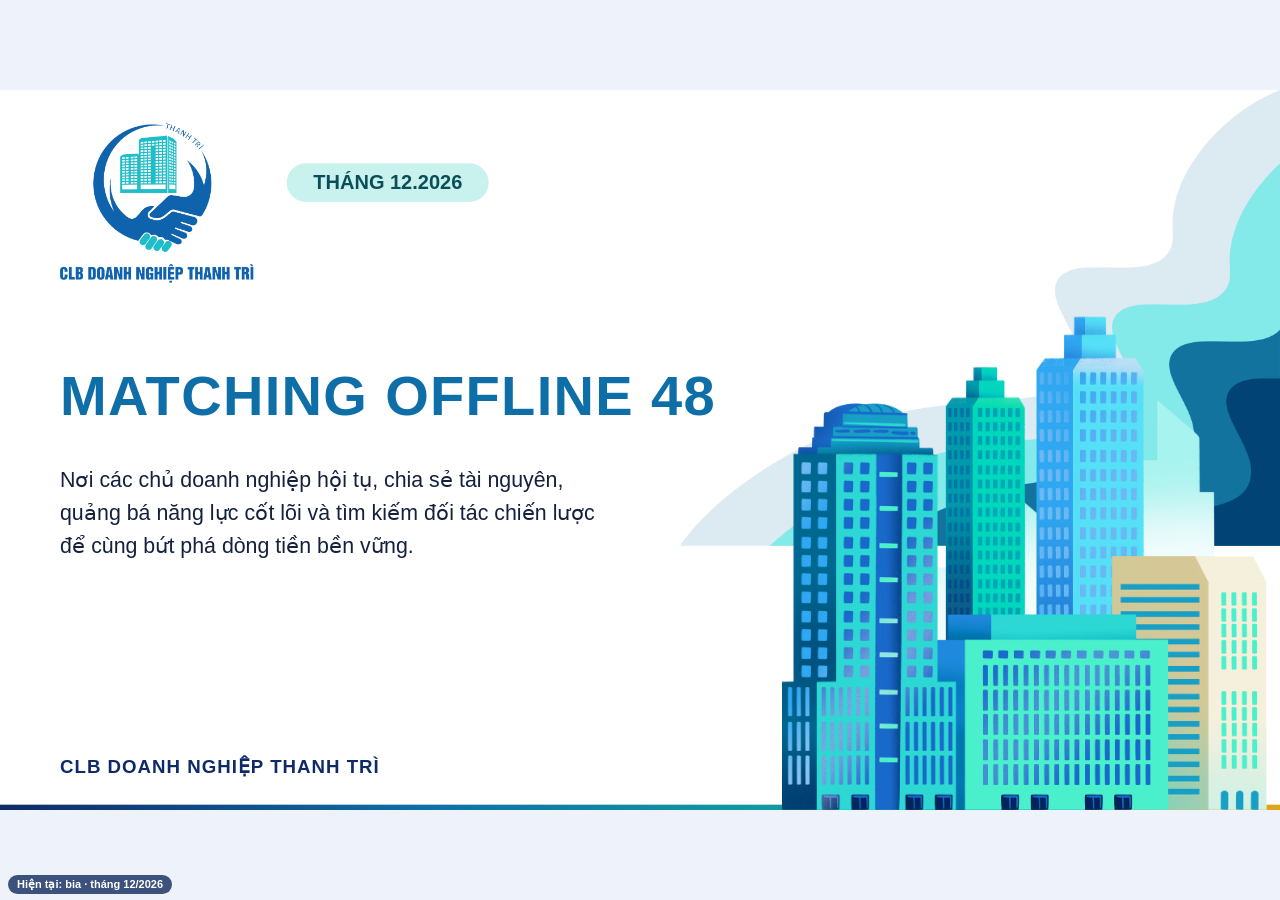
<file: slide/preview.html>
<!doctype html>
<html lang="vi">
<head>
<meta charset="utf-8">
<meta name="viewport" content="width=device-width,initial-scale=1">
<title>Xem trước slide</title>
<link rel="stylesheet" href="app.css">
<style>
html,body{background:#eef3fb!important;overflow:hidden}
#stageWrap{position:fixed;inset:0;display:flex;align-items:center;justify-content:center}
.slide{transition:none!important}
#cap{position:fixed;left:8px;bottom:6px;z-index:5;font:600 11px "Segoe UI",sans-serif;color:#fff;background:rgba(11,37,89,.78);padding:3px 9px;border-radius:10px;pointer-events:none}
</style>
</head>
<body>
<div id="stageWrap"><div id="stage"></div></div>
<div id="cap"></div>
<script src="clb-config.js"></script>
<script>window.CLB_ASSETS = 'assets/';</script>
<script src="slides.js"></script>
<script src="clb-data.js"></script>
<script>
(function () {
  const $ = (id) => document.getElementById(id);
  const stage = $('stage');
  let data = null, msg = null;
  const CK = 'clb-cache-v1';

  function fit() {
    const w = $('stageWrap').clientWidth, h = $('stageWrap').clientHeight;
    stage.style.transform = 'scale(' + Math.min(w / 1920, h / 1080) + ')';
  }
  addEventListener('resize', () => { fit(); });

  const fmtDate = (v) => { const p = String(v || '').split('-'); return p.length === 3 ? p[2] + '/' + p[1] + '/' + p[0] : ''; };

  // Ap du lieu dang nhap trong bieu mau len du lieu hien tai de xem truoc
  function overlay(st, m, key) {
    const s = JSON.parse(JSON.stringify(st));
    s.months = s.months || {};
    const mo = (s.months[key] = s.months[key] || {});
    const f = m && m.form; if (!f) return { st: s, target: null };
    let target = null;
    if (m.kind === 'dienGia') {
      mo.dienGia = Object.assign({}, mo.dienGia, { ten: f.hoTen || '', chucDanh: f.chucDanh || '', noiDung: f.noiDung || '', link: f.linkBai || '', anh: m.photo || '' });
      if (f.chuDe) mo.chuDe = Object.assign({}, mo.chuDe, { tieuDe: f.chuDe });
      target = 'diengia';
    } else if (m.kind === 'showcase') {
      mo.showcase = Object.assign({}, mo.showcase, { ten: String(f.hoTen || '').toUpperCase(), dn: f.doanhNghiep || '', gioiThieu: f.gioiThieu || '', sanPham: f.sanPham || '', khachHang: f.khachHang || '', link: f.linkBai || '', anh: m.photo || '' });
      target = 'showcase';
    } else if (m.kind === 'hoiVien') {
      const arr = (mo.hoiVienMoi || []).slice();
      const mem = { ten: String(f.hoTen || '').toUpperCase(), dn: f.congTy || '', nganh: f.nganhNghe || '', diaChi: f.diaChi || '', triLy: '', anh: m.photo || '' };
      let idx = m.editingId ? arr.findIndex((h) => h.id === m.editingId) : -1;
      if (idx >= 0) { mem.triLy = arr[idx].triLy || ''; arr[idx] = Object.assign({}, arr[idx], mem); } else { arr.push(mem); idx = arr.length - 1; }
      mo.hoiVienMoi = arr; target = 'ketnap-' + (idx + 1);
    } else if (m.kind === 'suKien') {
      const when = [fmtDate(f.ngay), f.gio].filter(Boolean).join(' · ');
      const ev = { ten: String(f.tenSuKien || 'SỰ KIỆN MỚI').toUpperCase(), moTa: [when, f.diaDiem, f.moTa].filter(Boolean).join(' — ') };
      s.fixed = s.fixed || {}; s.fixed.suKien = [ev].concat((s.fixed.suKien || []).slice(0, 5)); target = 'sukien';
    } else if (m.kind === 'taiChinh' && m.fin) {
      mo.taiChinh = { dauKy: Number(m.fin.dauKy) || 0, thu: (m.fin.thu || []).map((x) => ({ ten: x.ten, so: Number(x.so) || 0, ghiChu: '' })),
        chi: (m.fin.chi || []).map((x) => ({ ten: x.ten, so: Number(x.so) || 0, ghiChu: '' })), ghiChu: f.ghiChu || '' };
      target = 'taichinh';
    }
    return { st: s, target };
  }
  const DEFAULT_ID = { dienGia: 'diengia', showcase: 'showcase', suKien: 'sukien', taiChinh: 'taichinh', hoiVien: 'ketnap-1' };
  const NAME = { diengia: 'Diễn giả', showcase: 'Showcase', sukien: 'Sự kiện trọng điểm', taichinh: 'Báo cáo tài chính' };

  function render() {
    if (!data) return;
    const m = msg || {};
    const key = (m.thang && /^\d{4}-\d{2}$/.test(m.thang)) ? m.thang : CLB.monthKey();
    const base = CLBData.merge(data.base, data.ex);
    // Khi chua nhap gi: neu thang dang chon chua co du lieu thi hien thang gan nhat co du lieu ("du lieu cu gan nhat")
    const has = (mo) => { mo = mo || {}; return m.kind === 'dienGia' ? !!(mo.dienGia && mo.dienGia.ten) : m.kind === 'showcase' ? !!(mo.showcase && mo.showcase.ten)
      : m.kind === 'hoiVien' ? !!(mo.hoiVienMoi && mo.hoiVienMoi.length) : m.kind === 'taiChinh' ? !!(mo.taiChinh && (mo.taiChinh.dauKy || (mo.taiChinh.thu || []).length)) : true; };
    let useKey = key, fallback = false;
    if (!m.form && !has((base.months || {})[key])) {
      const ks = Object.keys(base.months || {}).sort().reverse();
      const f = ks.find((x) => has(base.months[x]));
      if (f) { useKey = f; fallback = true; }
    }
    const o = overlay(base, m, useKey);
    const slides = CLB.build(o.st, useKey);
    let id = o.target || DEFAULT_ID[m.kind] || 'bia';
    let sl = slides.find((x) => x.id === id);
    if (!sl && m.kind === 'hoiVien') sl = slides.find((x) => x.id === 'ketnap-0');
    if (!sl) sl = slides[0];
    stage.innerHTML = '<section class="slide on" style="opacity:1">' + sl.html + '</section>';
    fit();
    const p = CLB.parseKey(useKey);
    $('cap').textContent = (o.target ? 'Xem trước: ' : (fallback ? 'Gần nhất: ' : 'Hiện tại: ')) + (NAME[sl.id] || (sl.id.indexOf('ketnap') === 0 ? 'Hội viên mới' : sl.id)) + ' · tháng ' + p.m + '/' + p.y;
  }

  addEventListener('message', (e) => { const d = e.data || {}; if (d.type === 'clb-preview') { msg = d; render(); } });

  // du lieu: hien ngay ban luu tren trinh duyet / ban goc, sau do cap nhat tu Google
  (async function () {
    try { const c = JSON.parse(localStorage.getItem(CK) || 'null'); if (c && c.base) { data = { base: c.base, ex: c.ex || {} }; render(); } } catch (e) {}
    if (!data) { try { data = await CLBData.loadSeed(); render(); } catch (e) {} }
    try { const d = await CLBData.load(); data = d; render(); } catch (e) {}
  })();
})();
</script>
</body>
</html>
</file>
<file: slide/app.css>
:root{--navy:#0f2a68;--blue:#0e6fa8;--teal:#12a5a0;--ink:#14213d;--mute:#37445f;--line:#cfd9ea;--bg:#f3f6fc;--gold:#e2a41d;--green:#0f8a57;--red:#c9302c}
*{box-sizing:border-box}
html,body{margin:0;height:100%;background:#0b1224;font-family:"Segoe UI",Roboto,Arial,sans-serif;color:var(--ink);overflow:hidden}
#stageWrap{position:fixed;inset:0;display:flex;align-items:center;justify-content:center}
#stage{width:1920px;height:1080px;position:relative;transform-origin:center center;flex:none}
.slide{position:absolute;inset:0;background:linear-gradient(160deg,#fff 0%,var(--bg) 70%,#e9f0fa 100%);opacity:0;pointer-events:none;transition:opacity .35s;overflow:hidden}
.slide.on{opacity:1;pointer-events:auto}
.slide::after{content:"";position:absolute;left:0;right:0;bottom:0;height:8px;background:linear-gradient(90deg,var(--navy),var(--blue),var(--teal),var(--gold))}
small{display:block}
h1,h2,h3,p{margin:0}

/* ===== Khung chung: dau trang - noi dung - chan trang ===== */
.logo{position:absolute;right:70px;top:30px;width:220px}
.logo img{width:100%;display:block}
.head{position:absolute;left:90px;top:56px;width:1480px;border-left:10px solid var(--navy);padding-left:30px}
.head h2{font-size:58px;line-height:1.12;font-weight:800;color:var(--navy);letter-spacing:.3px}
.head p{margin-top:10px;font-size:28px;line-height:1.3;color:var(--mute);font-weight:600}
.body{position:absolute;left:90px;right:90px;top:250px;bottom:100px;display:flex;flex-direction:column}
.foot{position:absolute;left:90px;right:90px;bottom:24px;display:flex;justify-content:space-between;font-size:22px;color:var(--mute);border-top:2px solid var(--line);padding-top:14px;font-weight:600}

/* ===== Anh chan dung: 1 kieu duy nhat ===== */
.av{display:block;flex:none;border-radius:50%;overflow:hidden;background:#e8eef9;border:6px solid #fff;box-shadow:0 0 0 4px var(--blue),0 12px 26px rgba(15,42,104,.22)}
.av img{width:100%;height:100%;object-fit:cover;object-position:center top;display:block}
.av.m{width:150px;height:150px}.av.l{width:200px;height:200px}.av.xl{width:340px;height:340px}
.av.empty{display:flex;align-items:center;justify-content:center;text-align:center;font-size:22px;color:#7a88a3;font-weight:600;padding:20px;line-height:1.3}

/* ===== The (card) ===== */
.card{background:#fff;border:2px solid var(--line);border-radius:24px;padding:28px 34px;box-shadow:0 8px 22px rgba(15,42,104,.08)}
.card h3{font-size:34px;line-height:1.25;color:var(--navy);font-weight:800}
.card p{font-size:28px;line-height:1.5;color:var(--mute);margin-top:10px}
.card.center{text-align:center}
.card.item{display:flex;gap:24px;align-items:center;padding:20px 30px}
.card.item em,.card em{flex:none;font-style:normal;width:64px;height:64px;border-radius:50%;background:var(--navy);color:#fff;font-size:34px;font-weight:800;display:flex;align-items:center;justify-content:center}
.card.item h3{font-size:32px}.card.item p{margin-top:4px;font-size:26px;line-height:1.4}
.card .lead,.lead{font-size:30px;line-height:1.55;color:var(--ink);margin:0}

/* ===== Luoi ===== */
.cols2,.cols3,.cols4,.cols5{display:grid;gap:32px;flex:1;min-height:0}
.cols2{grid-template-columns:1fr 1fr}.cols3{grid-template-columns:repeat(3,1fr)}
.cols4{grid-template-columns:repeat(4,1fr)}.cols5{grid-template-columns:repeat(5,1fr)}
.cols2 .card,.cols3 .card,.cols4 .card,.cols5 .card{display:flex;flex-direction:column;justify-content:center}
.cols4 .card{align-items:center;gap:18px}
.cols4 .av.l{width:240px;height:240px}
.cols4 .card h3{font-size:32px}.cols4 .card p{font-size:26px;margin-top:0}
.cols5 .card em{margin-bottom:22px;width:76px;height:76px;font-size:32px}
.cols5 .card h3{font-size:34px;margin-bottom:10px}.cols5 .card p{font-size:27px}
.cols3 .card p{font-size:29px}
.cols2 .card h3{font-size:40px;margin-bottom:14px}.cols2 .card p{font-size:33px}
.cols3 .card em.big{margin:6px auto 22px;width:96px;height:96px;font-size:48px}
.cols3 .illus{height:230px;width:auto;max-width:90%;object-fit:contain;display:block;margin:0 auto 20px}
.split{display:grid;grid-template-columns:1fr 680px;gap:56px;flex:1;min-height:0}
.stack{display:flex;flex-direction:column;gap:18px;justify-content:center;min-height:0}
.photo{border-radius:28px;overflow:hidden;box-shadow:0 14px 34px rgba(15,42,104,.25);background:#fff;min-height:0;position:relative}
.photo img{width:100%;height:100%;object-fit:cover;display:block;position:absolute;inset:0}
.photo.flat{box-shadow:none;border:2px solid var(--line)}.photo.flat img{object-fit:contain;padding:30px}
.count{font-size:28px;color:var(--navy);font-weight:700}

/* ===== Slide rieng ===== */
.cover{position:absolute;inset:0;background:#fff}
.cv-wave{position:absolute;right:0;top:0;width:900px}
.cv-city{position:absolute;right:20px;bottom:0;height:740px;z-index:1}
.cv-logo{position:absolute;left:90px;top:50px;width:290px}
.cv-month{position:absolute;left:430px;top:110px;background:#c9f2ee;color:#0a4f58;border-radius:40px;padding:12px 40px;font-weight:800;font-size:30px}
.cover h1{position:absolute;left:90px;top:410px;font-size:84px;color:var(--blue);font-weight:900;letter-spacing:2px;z-index:2;white-space:nowrap}
.cv-tag{position:absolute;left:90px;top:560px;width:820px;font-size:32px;line-height:1.55;color:var(--ink);font-weight:500;z-index:2}
.cv-club{position:absolute;left:90px;bottom:48px;font-weight:800;font-size:28px;color:var(--navy);letter-spacing:1.5px}

.org{flex:1;display:flex;flex-direction:column;gap:32px}
.org .row{display:grid;gap:32px;flex:1}
.org .row.top{grid-template-columns:repeat(3,1fr);padding:0 120px}
.org .row.sub{grid-template-columns:repeat(4,1fr)}
.pcard{background:#fff;border:2px solid var(--line);border-radius:24px;display:flex;flex-direction:column;align-items:center;justify-content:center;gap:12px;padding:20px 12px;box-shadow:0 8px 22px rgba(15,42,104,.08)}
.pcard.lead{border-color:var(--gold);border-width:3px}
.pcard b{font-size:28px;font-weight:800;text-align:center;line-height:1.2;color:var(--ink)}
.pcard i{font-style:normal;font-size:21px;font-weight:700;padding:7px 18px;border-radius:30px;background:#e4ecfa;color:var(--navy);text-align:center}
.pcard.lead i{background:var(--navy);color:#fff}

.quote{font-size:40px;font-weight:800;color:#fff;background:linear-gradient(120deg,var(--navy),var(--blue));border-radius:26px;padding:30px 44px;margin-bottom:30px;line-height:1.35}
.quote span{display:block;font-size:28px;font-weight:500;margin-top:10px;color:#e2efff}

.member{display:grid;grid-template-columns:1fr 520px;gap:56px;flex:1;min-height:0}
.member .stack{gap:16px}
.card.field{padding:18px 32px}
.card.field small{font-size:22px;color:var(--mute);font-weight:600}
.card.field b{display:block;font-size:36px;color:var(--red);margin-top:4px;font-weight:800;line-height:1.2}
.who{display:flex;flex-direction:column;align-items:center;justify-content:center;gap:26px}
.tag{background:var(--navy);color:#fff;font-weight:800;font-size:28px;padding:12px 38px;border-radius:40px;letter-spacing:2px}
.who b{font-size:40px;color:var(--navy);text-align:center;font-weight:800}
.who i{font-style:normal;font-size:26px;color:var(--mute);text-align:center;font-weight:600}

.showcase{display:grid;grid-template-columns:520px 1fr;gap:56px;flex:1;min-height:0}
.speaker{display:flex;gap:60px;align-items:center;flex:1}
.speaker .card{flex:1}.speaker h1{font-size:56px;color:var(--navy);font-weight:800}
.speaker i{display:block;font-style:normal;font-size:30px;color:var(--blue);font-weight:700;margin-top:8px}
.speaker p{font-size:30px}
.topic,.thanks,.draw{flex:1;display:flex;flex-direction:column;justify-content:center}
.card.big{padding:60px 70px}
.card.big small{font-size:26px;font-weight:800;color:#a06a00;letter-spacing:3px}
.card.big h1{font-size:96px;line-height:1.12;color:var(--navy);font-weight:900;margin:16px 0 26px}
.card.big p{font-size:34px;line-height:1.5}

.tbl{width:100%;border-collapse:collapse;font-size:28px}
.tbl th{text-align:left;color:var(--navy);padding:10px 8px;border-bottom:3px solid var(--line)}
.tbl td{padding:14px 8px;border-bottom:1px solid var(--line)}

.kpis{display:grid;grid-template-columns:repeat(4,1fr);gap:24px;margin-bottom:26px}
.kpis>div{background:#fff;border:2px solid var(--line);border-radius:20px;padding:20px 28px}
.kpis small{font-size:22px;font-weight:700;color:var(--mute);letter-spacing:1px}
.kpis b{display:block;font-size:44px;margin-top:6px;font-weight:800}
.kpis .g{background:#e6f7ee;border-color:#a9dcc3}.kpis .g b{color:var(--green)}
.kpis .r{background:#fdeaec;border-color:#f0b7bc}.kpis .r b{color:var(--red)}
.kpis .dk{background:#0f1c3c;border-color:#0f1c3c}.kpis .dk b,.kpis .dk small{color:#fff}
.cols2.fin{flex:0 1 auto;align-items:start}
.fin .card{padding:24px 30px;overflow:hidden;display:block}
.fin h3{font-size:22px;margin-bottom:12px}.fin .gg h3{color:var(--green)}.fin .rr h3{color:var(--red)}
.fin table{width:100%;border-collapse:collapse;font-size:26px}
.fin td{padding:10px 0;border-bottom:1px solid var(--line);vertical-align:top;color:var(--ink)}
.fin td:last-child{text-align:right;font-weight:800;white-space:nowrap}
.fin td small{font-size:20px;color:var(--mute);font-weight:500}
.g{color:var(--green)}.r{color:var(--red)}
.note{font-size:24px;color:var(--mute);margin-top:14px}

.draw{align-items:center;text-align:center;gap:26px}
.prize{font-size:44px;color:var(--blue);font-weight:800}
.winner{min-width:1100px;max-width:1700px;padding:44px 60px;font-size:100px;font-weight:900;color:#fff;border-radius:30px;background:linear-gradient(120deg,var(--navy),var(--blue),var(--teal));box-shadow:0 18px 40px rgba(14,111,168,.35);min-height:220px;display:flex;align-items:center;justify-content:center}
.btn{font-size:32px;font-weight:800;padding:18px 54px;border-radius:50px;border:0;background:var(--gold);color:#2e2000;cursor:pointer}
.drawn{font-size:26px;color:var(--mute);font-weight:600}

/* ===== Dieu khien ===== */
#bar{position:fixed;left:0;right:0;bottom:0;display:flex;gap:10px;align-items:center;justify-content:center;padding:10px;background:rgba(10,18,36,.85);color:#fff;font-size:14px;opacity:0;transition:opacity .25s;z-index:10}
body:hover #bar,#bar.show{opacity:1}
#bar button,#bar select,#bar a{background:#22345f;color:#fff;border:0;border-radius:8px;padding:7px 12px;font-size:14px;cursor:pointer;text-decoration:none}
#bar .cnt2{min-width:70px;text-align:center}
#hint{position:fixed;inset:0;z-index:20;background:rgba(10,18,36,.92);color:#fff;display:flex;flex-direction:column;align-items:center;justify-content:center;gap:16px;font-size:24px;text-align:center}
#hint button{font-size:22px;padding:14px 38px;border-radius:40px;border:0;background:var(--gold);cursor:pointer;font-weight:800}

.cols3 .card.center{justify-content:flex-start;padding-top:50px}

/* ===== Slide file dinh kem ===== */
.fileslide{position:absolute;inset:0;background:#000;display:flex;align-items:center;justify-content:center}
.fileslide img,.fileslide video,.fileslide iframe{width:100%;height:100%;object-fit:contain;border:0;background:#000}
.fcap{position:absolute;left:24px;bottom:14px;background:rgba(0,0,0,.55);color:#fff;font-size:22px;padding:6px 16px;border-radius:20px;font-weight:600}

/* ===== In / xuat PDF: moi slide 1 trang 1920x1080 ===== */
@page{size:1920px 1080px;margin:0}
body.print{overflow:visible;background:#fff;height:auto}
body.print #stageWrap{position:static;display:block;inset:auto}
body.print #stage{transform:none!important;height:auto;width:1920px}
body.print .slide{position:relative;inset:auto;height:1080px;width:1920px;opacity:1;transition:none;page-break-after:always;break-after:page;overflow:hidden}
body.print *{-webkit-print-color-adjust:exact;print-color-adjust:exact}
body.print video,body.print iframe{display:none}
@media print{html,body{height:auto;overflow:visible}}
html:has(body.print){overflow:visible;height:auto}

.av.empty.logo{padding:0;background:#fff}.av.empty.logo img{object-fit:contain!important;object-position:center!important;padding:16%}

/* Ban dieu hanh: bam chuot -> the nhiem vu phong to (60% man hinh), nen mo; bam ra ngoai the thi dong */
.pcard[data-p]{cursor:pointer;transition:transform .15s,box-shadow .15s}
.pcard[data-p]:hover{transform:translateY(-5px);box-shadow:0 16px 34px rgba(15,42,104,.22)}
.dpop{position:absolute;inset:0;z-index:40;display:none;align-items:center;justify-content:center;background:rgba(8,16,40,.5);-webkit-backdrop-filter:blur(10px);backdrop-filter:blur(10px)}
.dpop.on{display:flex;animation:dpin .18s ease-out}
@keyframes dpin{from{opacity:0}to{opacity:1}}
.dbig{--c:#1760c4;display:none;width:960px;height:540px;border-radius:30px;overflow:hidden;background:#fff;border:4px solid var(--c);box-shadow:0 30px 80px rgba(0,0,0,.45)}
.dbig.on{display:flex;transform:scale(1.2);animation:dpzoom .2s ease-out}
@keyframes dpzoom{from{transform:scale(1.04)}to{transform:scale(1.2)}}
.dbl{flex:none;width:38%;background:linear-gradient(170deg,var(--c),color-mix(in srgb,var(--c) 68%,#000));color:#fff;display:flex;flex-direction:column;align-items:center;justify-content:center;gap:16px;padding:24px;text-align:center}
.dbl .av{width:230px;height:230px;border:8px solid #fff;box-shadow:0 10px 26px rgba(0,0,0,.3)}
.dbl b{font-size:34px;line-height:1.2}
.dbl i{font-style:normal;font-weight:800;font-size:19px;background:#fff;color:var(--c);border-radius:30px;padding:6px 18px;line-height:1.25}
.dbr{flex:1;background:color-mix(in srgb,var(--c) 7%,#fff);padding:34px 38px;display:flex;flex-direction:column;justify-content:center}
.dbr h4{margin:0 0 20px;font-size:22px;letter-spacing:1px;color:var(--c)}
.dbr ol{list-style:none;margin:0;padding:0;display:flex;flex-direction:column;gap:20px}
.dbr li{display:flex;gap:16px;align-items:flex-start}
.dbr li span{flex:none;width:42px;height:42px;border-radius:50%;background:var(--c);color:#fff;font-weight:800;font-size:22px;display:flex;align-items:center;justify-content:center}
.dbr p{margin:0;font-size:27px;line-height:1.3;color:var(--ink)}
body.print .dpop{display:none!important}
</file>
